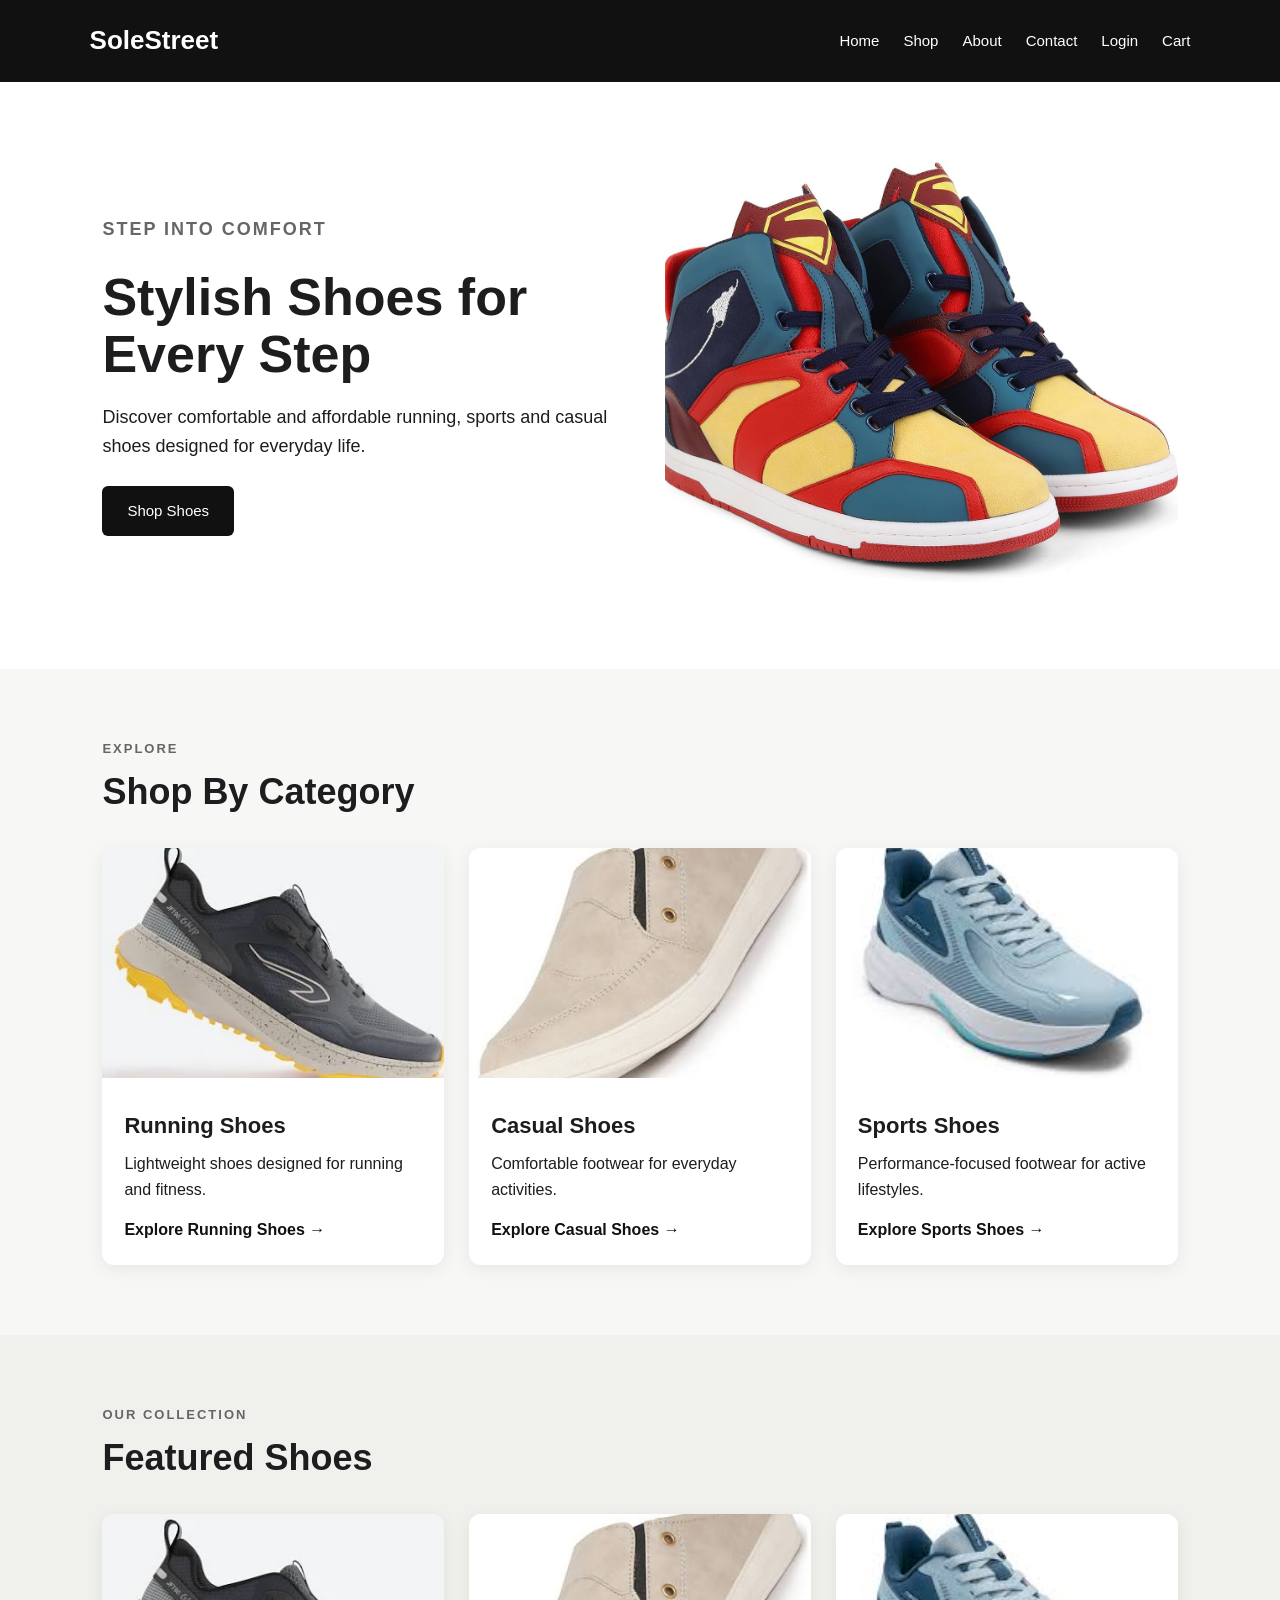
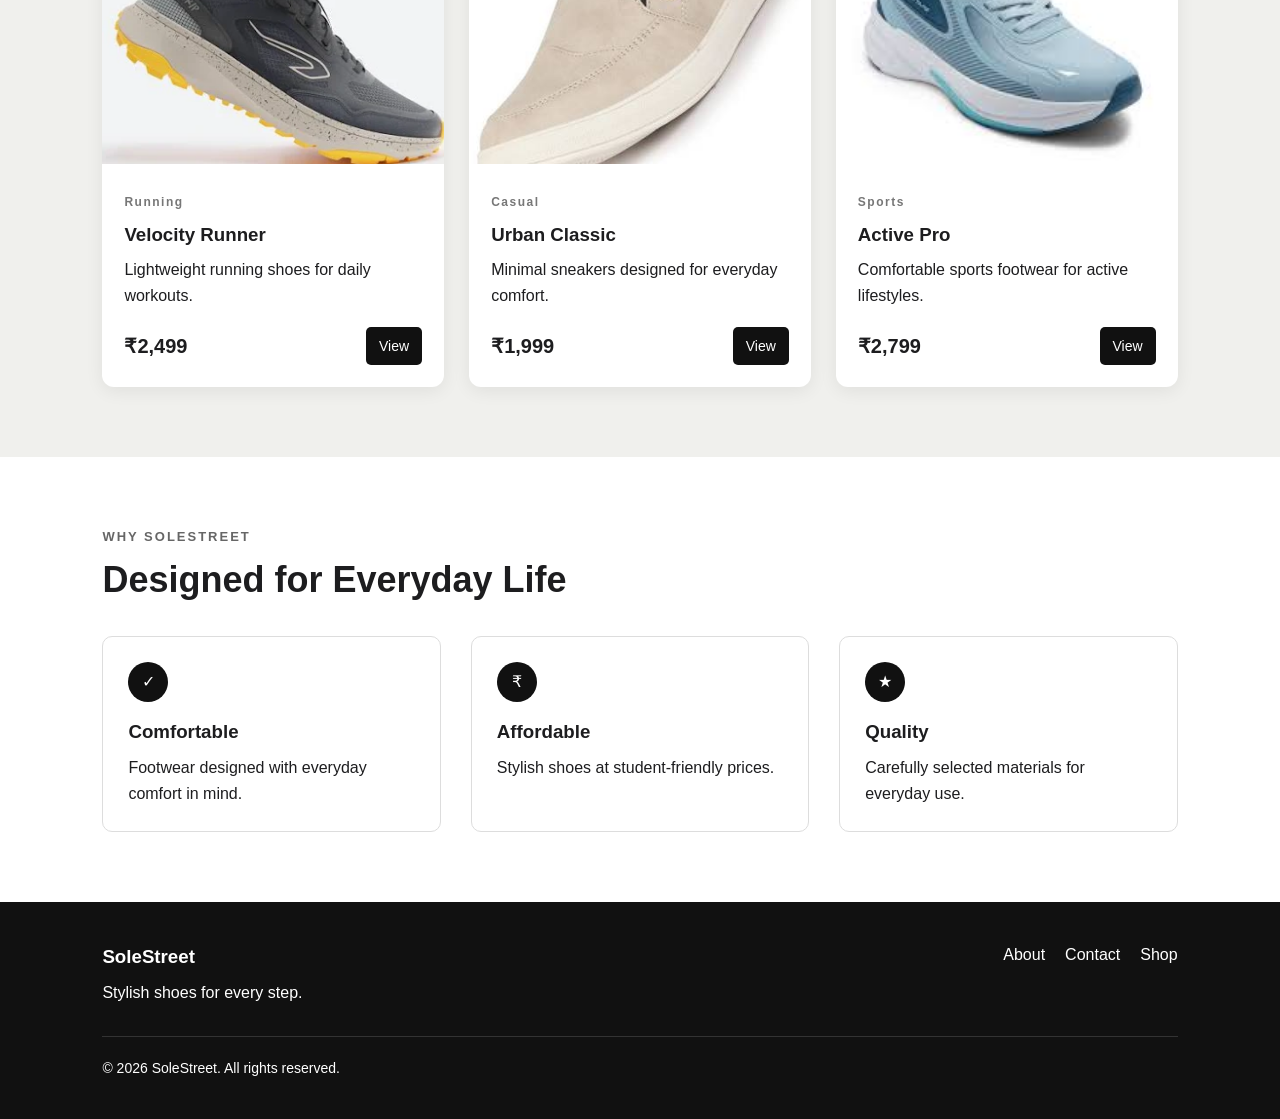
<file: index.html>
<!DOCTYPE html>
<html lang="en">

<head>
   <script async src="https://www.googletagmanager.com/gtm.js?id=GTM-MVBXBMF3"></script>
<script>
  window.dataLayer = window.dataLayer || [];
  function gtag(){dataLayer.push(arguments);}
  gtag('js', new Date());
</script>
    <meta charset="UTF-8">

    <meta name="viewport"
          content="width=device-width, initial-scale=1.0">

    <title>SoleStreet | Stylish Shoes for Every Step</title>

    <meta name="description"
          content="Shop stylish running, sports and casual shoes at SoleStreet. Discover comfortable and affordable footwear for everyday life.">

    <meta name="keywords"
          content="shoes, running shoes, sports shoes, casual shoes, footwear">

    <meta name="author"
          content="SoleStreet">

          <meta name="google-site-verification" content="CraIv4YPlFDB2RGsEFDf264f9nzZUPpFnTrPjMYT64U" />

    <meta name="robots"
          content="index, follow">

    <link rel="canonical"
          href="https://solestreet.onrender.com/">

    <!-- Open Graph -->

    <meta property="og:title"
          content="SoleStreet | Stylish Shoes for Every Step">

    <meta property="og:description"
          content="Discover comfortable running, sports and casual shoes at SoleStreet.">

    <meta property="og:type"
          content="website">

    <meta property="og:url"
          content="https://solestreet.onrender.com/">

    <link rel="stylesheet"
          href="css/style.css">

</head>


<body>

<!-- ================= HEADER ================= -->

<header class="header">

    <div class="logo">

        <a href="index.html">
            SoleStreet
        </a>

    </div>


    <nav aria-label="Main navigation">

        <a href="index.html">Home</a>

        <a href="products.html">Shop</a>

        <a href="about.html">About</a>

        <a href="contact.html">Contact</a>

        <a href="login.html">Login</a>

        <a href="cart.html">Cart</a>

    </nav>

</header>


<!-- ================= MAIN ================= -->

<main>


<!-- HERO -->

<section class="hero">

    <div class="hero-content">

        <p class="eyebrow">
            STEP INTO COMFORT
        </p>

        <h1>
            Stylish Shoes for Every Step
        </h1>

        <p>
            Discover comfortable and affordable
            running, sports and casual shoes
            designed for everyday life.
        </p>

        <a href="products.html"
           class="btn">

            Shop Shoes

        </a>

    </div>


    <div class="hero-image">

        <img src="images/hero-shoes.jpg"
             alt="Collection of stylish shoes at SoleStreet">

    </div>

</section>



<!-- CATEGORIES -->

<section class="section">

    <div class="section-heading">

        <p class="eyebrow">
            EXPLORE
        </p>

        <h2>
            Shop By Category
        </h2>

    </div>


    <div class="category-grid">


        <article class="category-card">

            <img src="images/running-shoes.jpg"
                 alt="Black running shoes for fitness and daily running">

            <div class="card-content">

                <h3>
                    Running Shoes
                </h3>

                <p>
                    Lightweight shoes designed
                    for running and fitness.
                </p>

                <a href="products.html">
                    Explore Running Shoes →
                </a>

            </div>

        </article>



        <article class="category-card">

            <img src="images/casual-shoes.jpg"
                 alt="White casual sneakers for everyday wear">

            <div class="card-content">

                <h3>
                    Casual Shoes
                </h3>

                <p>
                    Comfortable footwear for
                    everyday activities.
                </p>

                <a href="products.html">
                    Explore Casual Shoes →
                </a>

            </div>

        </article>



        <article class="category-card">

            <img src="images/sports-shoes.jpg"
                 alt="Blue sports shoes for training and exercise">

            <div class="card-content">

                <h3>
                    Sports Shoes
                </h3>

                <p>
                    Performance-focused footwear
                    for active lifestyles.
                </p>

                <a href="products.html">
                    Explore Sports Shoes →
                </a>

            </div>

        </article>

    </div>

</section>



<!-- FEATURED PRODUCTS -->

<section class="section featured-section">

    <div class="section-heading">

        <p class="eyebrow">
            OUR COLLECTION
        </p>

        <h2>
            Featured Shoes
        </h2>

    </div>


    <div class="product-grid">


        <article class="product-card">

            <img src="images/running-shoes.jpg"
                 alt="Black Velocity Runner running shoes">

            <div class="product-info">

                <p class="product-category">
                    Running
                </p>

                <h3>
                    Velocity Runner
                </h3>

                <p>
                    Lightweight running shoes
                    for daily workouts.
                </p>

                <div class="product-bottom">

                    <strong>
                        ₹2,499
                    </strong>

                    <a href="product-running.html"
                       class="btn-small">

                        View

                    </a>

                </div>

            </div>

        </article>



        <article class="product-card">

            <img src="images/casual-shoes.jpg"
                 alt="White Urban Classic casual sneakers">

            <div class="product-info">

                <p class="product-category">
                    Casual
                </p>

                <h3>
                    Urban Classic
                </h3>

                <p>
                    Minimal sneakers designed
                    for everyday comfort.
                </p>

                <div class="product-bottom">

                    <strong>
                        ₹1,999
                    </strong>

                    <a href="product-casual.html"
                       class="btn-small">

                        View

                    </a>

                </div>

            </div>

        </article>



        <article class="product-card">

            <img src="images/sports-shoes.jpg"
                 alt="Blue Active Pro sports shoes">

            <div class="product-info">

                <p class="product-category">
                    Sports
                </p>

                <h3>
                    Active Pro
                </h3>

                <p>
                    Comfortable sports footwear
                    for active lifestyles.
                </p>

                <div class="product-bottom">

                    <strong>
                        ₹2,799
                    </strong>

                    <a href="product-sports.html"
                       class="btn-small">

                        View

                    </a>

                </div>

            </div>

        </article>

    </div>

</section>



<!-- WHY US -->

<section class="section why-us">

    <div class="section-heading">

        <p class="eyebrow">
            WHY SOLESTREET
        </p>

        <h2>
            Designed for Everyday Life
        </h2>

    </div>


    <div class="features">


        <div class="feature">

            <span class="feature-icon">
                ✓
            </span>

            <h3>
                Comfortable
            </h3>

            <p>
                Footwear designed with
                everyday comfort in mind.
            </p>

        </div>



        <div class="feature">

            <span class="feature-icon">
                ₹
            </span>

            <h3>
                Affordable
            </h3>

            <p>
                Stylish shoes at
                student-friendly prices.
            </p>

        </div>



        <div class="feature">

            <span class="feature-icon">
                ★
            </span>

            <h3>
                Quality
            </h3>

            <p>
                Carefully selected materials
                for everyday use.
            </p>

        </div>

    </div>

</section>

</main>



<!-- ================= FOOTER ================= -->

<footer>

    <div class="footer-content">

        <div>

            <h3>
                SoleStreet
            </h3>

            <p>
                Stylish shoes for every step.
            </p>

        </div>


        <div class="footer-links">

            <a href="about.html">
                About
            </a>

            <a href="contact.html">
                Contact
            </a>

            <a href="products.html">
                Shop
            </a>

        </div>

    </div>


    <div class="copyright">

        <p>
            © 2026 SoleStreet. All rights reserved.
        </p>

    </div>

</footer>


<script src="js/script.js"></script>

</body>

</html>
</file>
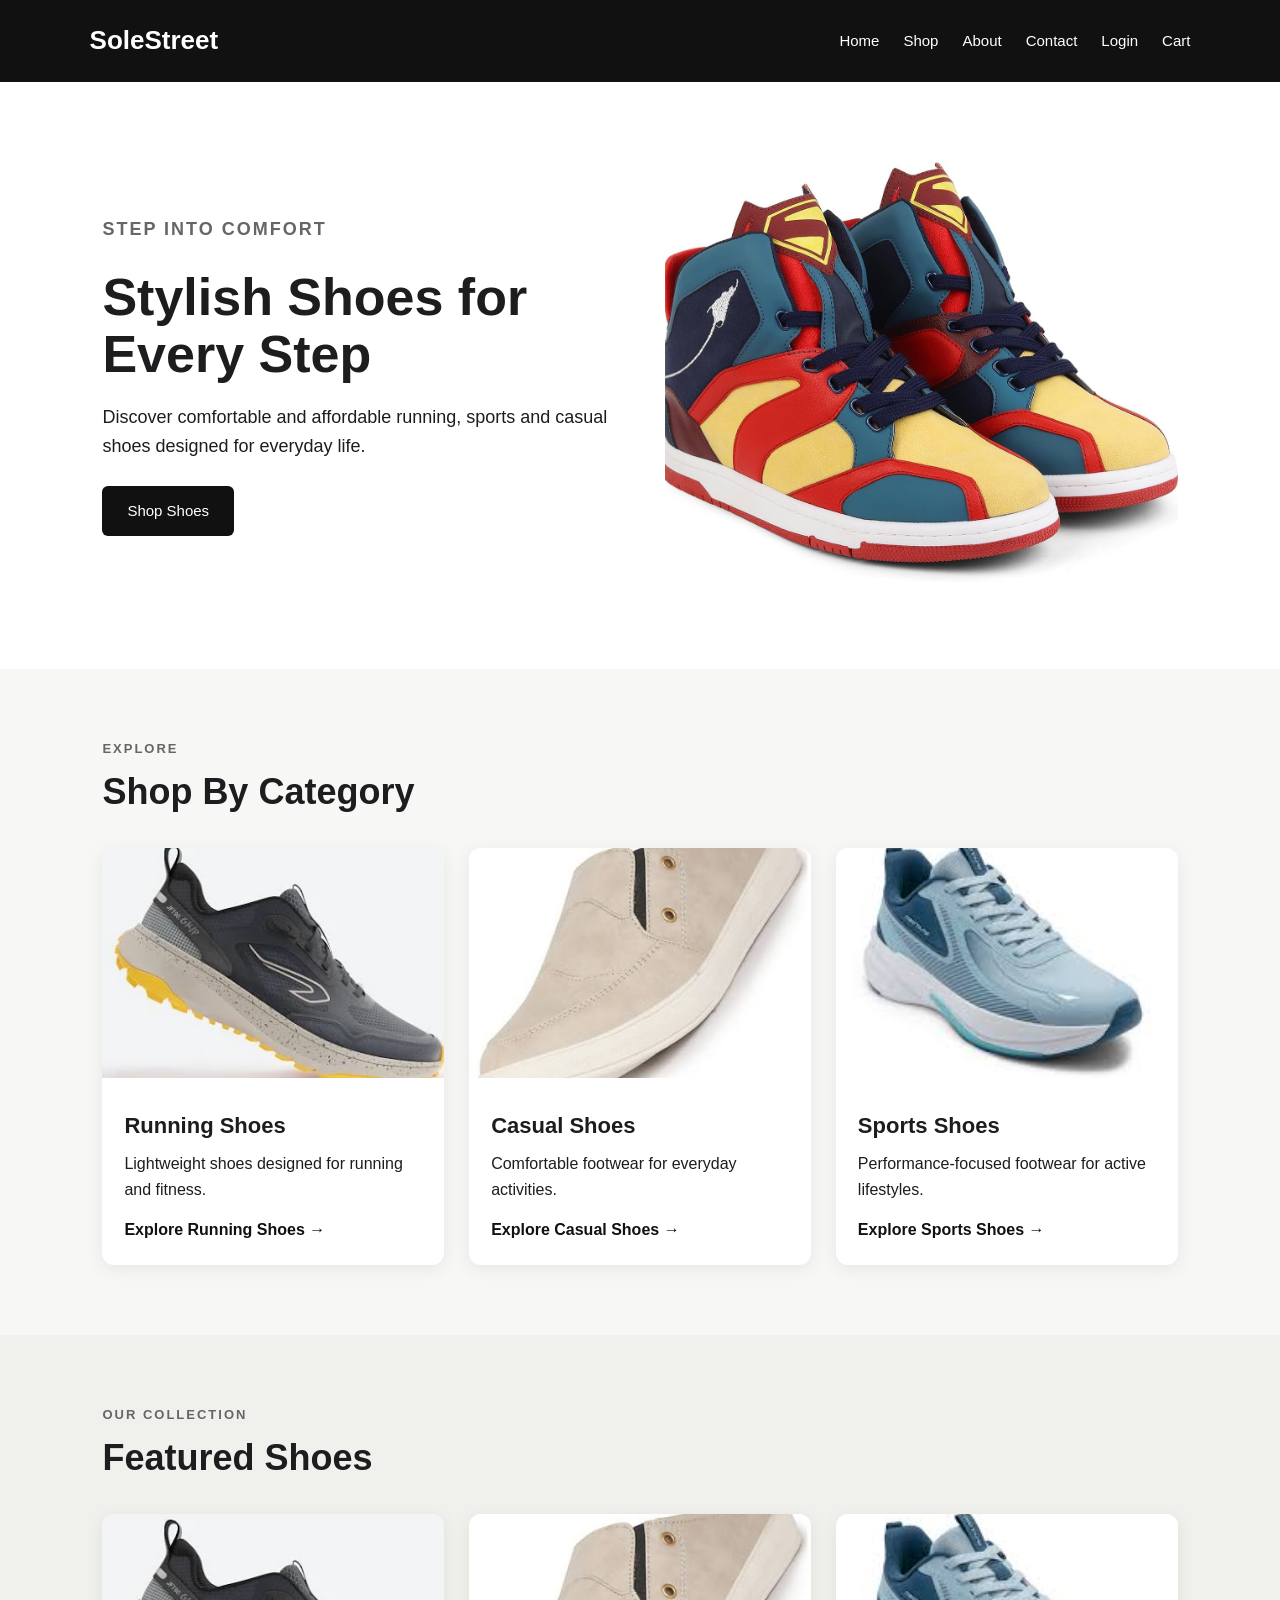
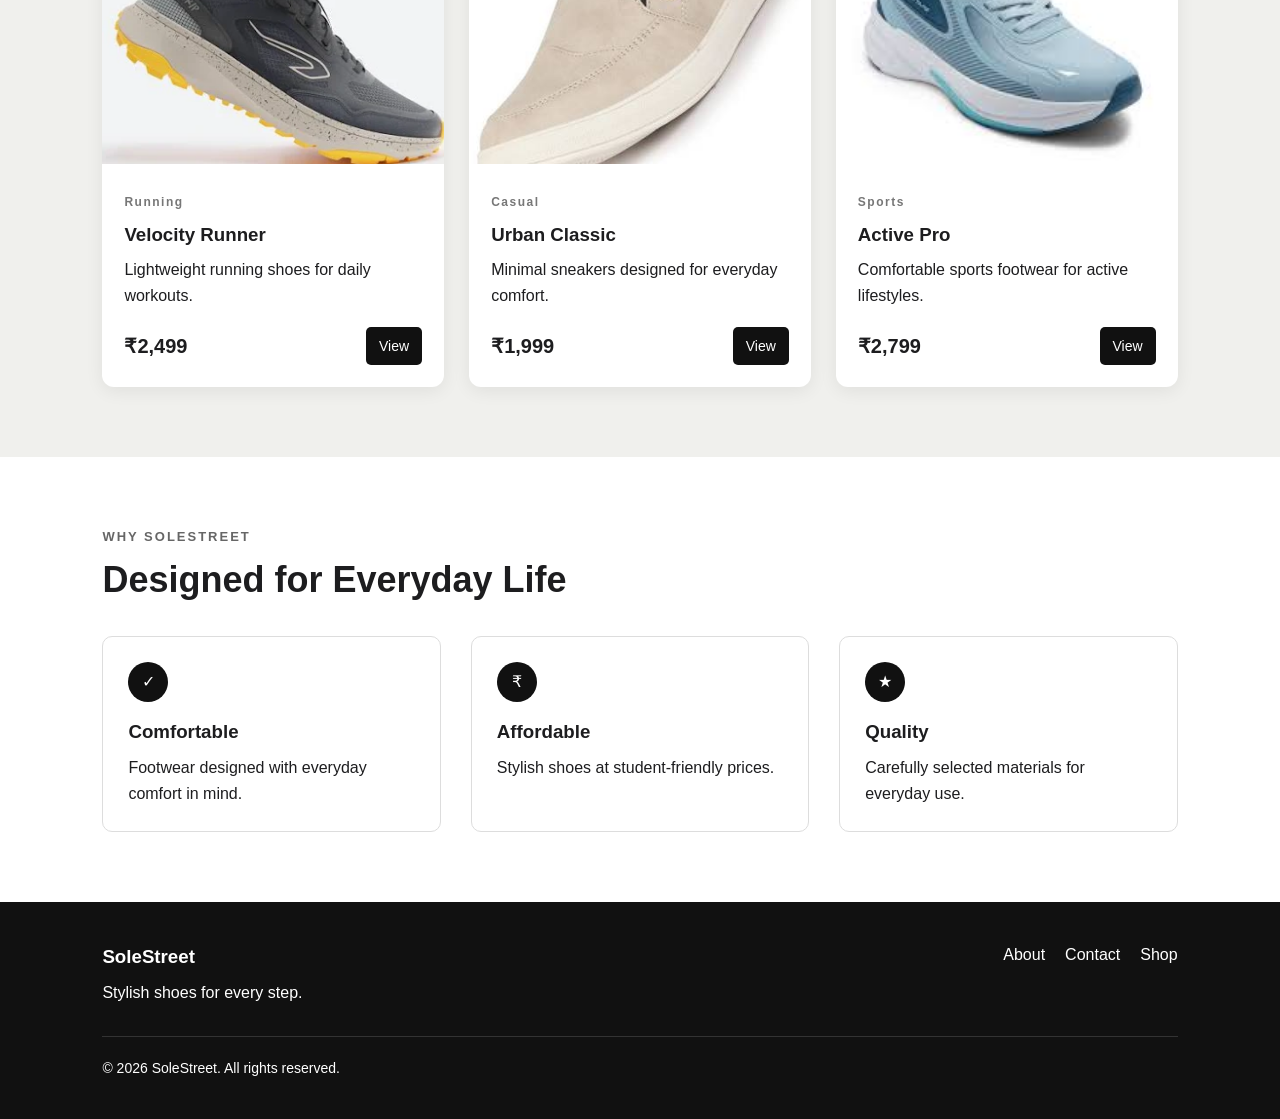
<file: Solestreet/index.html>
<!DOCTYPE html>
<html lang="en">

<head>
   
    <meta charset="UTF-8">

    <meta name="viewport"
          content="width=device-width, initial-scale=1.0">

    <title>SoleStreet | Stylish Shoes for Every Step</title>

    <meta name="description"
          content="Shop stylish running, sports and casual shoes at SoleStreet. Discover comfortable and affordable footwear for everyday life.">

    <meta name="keywords"
          content="shoes, running shoes, sports shoes, casual shoes, footwear">

    <meta name="author"
          content="SoleStreet">

          <meta name="google-site-verification" content="CraIv4YPlFDB2RGsEFDf264f9nzZUPpFnTrPjMYT64U" />

    <meta name="robots"
          content="index, follow">

    <link rel="canonical"
          href="https://solestreet.onrender.com/">

    <!-- Open Graph -->

    <meta property="og:title"
          content="SoleStreet | Stylish Shoes for Every Step">

    <meta property="og:description"
          content="Discover comfortable running, sports and casual shoes at SoleStreet.">

    <meta property="og:type"
          content="website">

    <meta property="og:url"
          content="https://solestreet.onrender.com/">

    <link rel="stylesheet"
          href="css/style.css">

</head>


<body>

<!-- ================= HEADER ================= -->

<header class="header">

    <div class="logo">

        <a href="index.html">
            SoleStreet
        </a>

    </div>


    <nav aria-label="Main navigation">

        <a href="index.html">Home</a>

        <a href="products.html">Shop</a>

        <a href="about.html">About</a>

        <a href="contact.html">Contact</a>

        <a href="login.html">Login</a>

        <a href="cart.html">Cart</a>

    </nav>

</header>


<!-- ================= MAIN ================= -->

<main>


<!-- HERO -->

<section class="hero">

    <div class="hero-content">

        <p class="eyebrow">
            STEP INTO COMFORT
        </p>

        <h1>
            Stylish Shoes for Every Step
        </h1>

        <p>
            Discover comfortable and affordable
            running, sports and casual shoes
            designed for everyday life.
        </p>

        <a href="products.html"
           class="btn">

            Shop Shoes

        </a>

    </div>


    <div class="hero-image">

        <img src="images/hero-shoes.jpg"
             alt="Collection of stylish shoes at SoleStreet">

    </div>

</section>



<!-- CATEGORIES -->

<section class="section">

    <div class="section-heading">

        <p class="eyebrow">
            EXPLORE
        </p>

        <h2>
            Shop By Category
        </h2>

    </div>


    <div class="category-grid">


        <article class="category-card">

            <img src="images/running-shoes.jpg"
                 alt="Black running shoes for fitness and daily running">

            <div class="card-content">

                <h3>
                    Running Shoes
                </h3>

                <p>
                    Lightweight shoes designed
                    for running and fitness.
                </p>

                <a href="products.html">
                    Explore Running Shoes →
                </a>

            </div>

        </article>



        <article class="category-card">

            <img src="images/casual-shoes.jpg"
                 alt="White casual sneakers for everyday wear">

            <div class="card-content">

                <h3>
                    Casual Shoes
                </h3>

                <p>
                    Comfortable footwear for
                    everyday activities.
                </p>

                <a href="products.html">
                    Explore Casual Shoes →
                </a>

            </div>

        </article>



        <article class="category-card">

            <img src="images/sports-shoes.jpg"
                 alt="Blue sports shoes for training and exercise">

            <div class="card-content">

                <h3>
                    Sports Shoes
                </h3>

                <p>
                    Performance-focused footwear
                    for active lifestyles.
                </p>

                <a href="products.html">
                    Explore Sports Shoes →
                </a>

            </div>

        </article>

    </div>

</section>



<!-- FEATURED PRODUCTS -->

<section class="section featured-section">

    <div class="section-heading">

        <p class="eyebrow">
            OUR COLLECTION
        </p>

        <h2>
            Featured Shoes
        </h2>

    </div>


    <div class="product-grid">


        <article class="product-card">

            <img src="images/running-shoes.jpg"
                 alt="Black Velocity Runner running shoes">

            <div class="product-info">

                <p class="product-category">
                    Running
                </p>

                <h3>
                    Velocity Runner
                </h3>

                <p>
                    Lightweight running shoes
                    for daily workouts.
                </p>

                <div class="product-bottom">

                    <strong>
                        ₹2,499
                    </strong>

                    <a href="product-running.html"
                       class="btn-small">

                        View

                    </a>

                </div>

            </div>

        </article>



        <article class="product-card">

            <img src="images/casual-shoes.jpg"
                 alt="White Urban Classic casual sneakers">

            <div class="product-info">

                <p class="product-category">
                    Casual
                </p>

                <h3>
                    Urban Classic
                </h3>

                <p>
                    Minimal sneakers designed
                    for everyday comfort.
                </p>

                <div class="product-bottom">

                    <strong>
                        ₹1,999
                    </strong>

                    <a href="product-casual.html"
                       class="btn-small">

                        View

                    </a>

                </div>

            </div>

        </article>



        <article class="product-card">

            <img src="images/sports-shoes.jpg"
                 alt="Blue Active Pro sports shoes">

            <div class="product-info">

                <p class="product-category">
                    Sports
                </p>

                <h3>
                    Active Pro
                </h3>

                <p>
                    Comfortable sports footwear
                    for active lifestyles.
                </p>

                <div class="product-bottom">

                    <strong>
                        ₹2,799
                    </strong>

                    <a href="product-sports.html"
                       class="btn-small">

                        View

                    </a>

                </div>

            </div>

        </article>

    </div>

</section>



<!-- WHY US -->

<section class="section why-us">

    <div class="section-heading">

        <p class="eyebrow">
            WHY SOLESTREET
        </p>

        <h2>
            Designed for Everyday Life
        </h2>

    </div>


    <div class="features">


        <div class="feature">

            <span class="feature-icon">
                ✓
            </span>

            <h3>
                Comfortable
            </h3>

            <p>
                Footwear designed with
                everyday comfort in mind.
            </p>

        </div>



        <div class="feature">

            <span class="feature-icon">
                ₹
            </span>

            <h3>
                Affordable
            </h3>

            <p>
                Stylish shoes at
                student-friendly prices.
            </p>

        </div>



        <div class="feature">

            <span class="feature-icon">
                ★
            </span>

            <h3>
                Quality
            </h3>

            <p>
                Carefully selected materials
                for everyday use.
            </p>

        </div>

    </div>

</section>

</main>



<!-- ================= FOOTER ================= -->

<footer>

    <div class="footer-content">

        <div>

            <h3>
                SoleStreet
            </h3>

            <p>
                Stylish shoes for every step.
            </p>

        </div>


        <div class="footer-links">

            <a href="about.html">
                About
            </a>

            <a href="contact.html">
                Contact
            </a>

            <a href="products.html">
                Shop
            </a>

        </div>

    </div>


    <div class="copyright">

        <p>
            © 2026 SoleStreet. All rights reserved.
        </p>

    </div>

</footer>


<script src="js/script.js"></script>

</body>

</html>
</file>
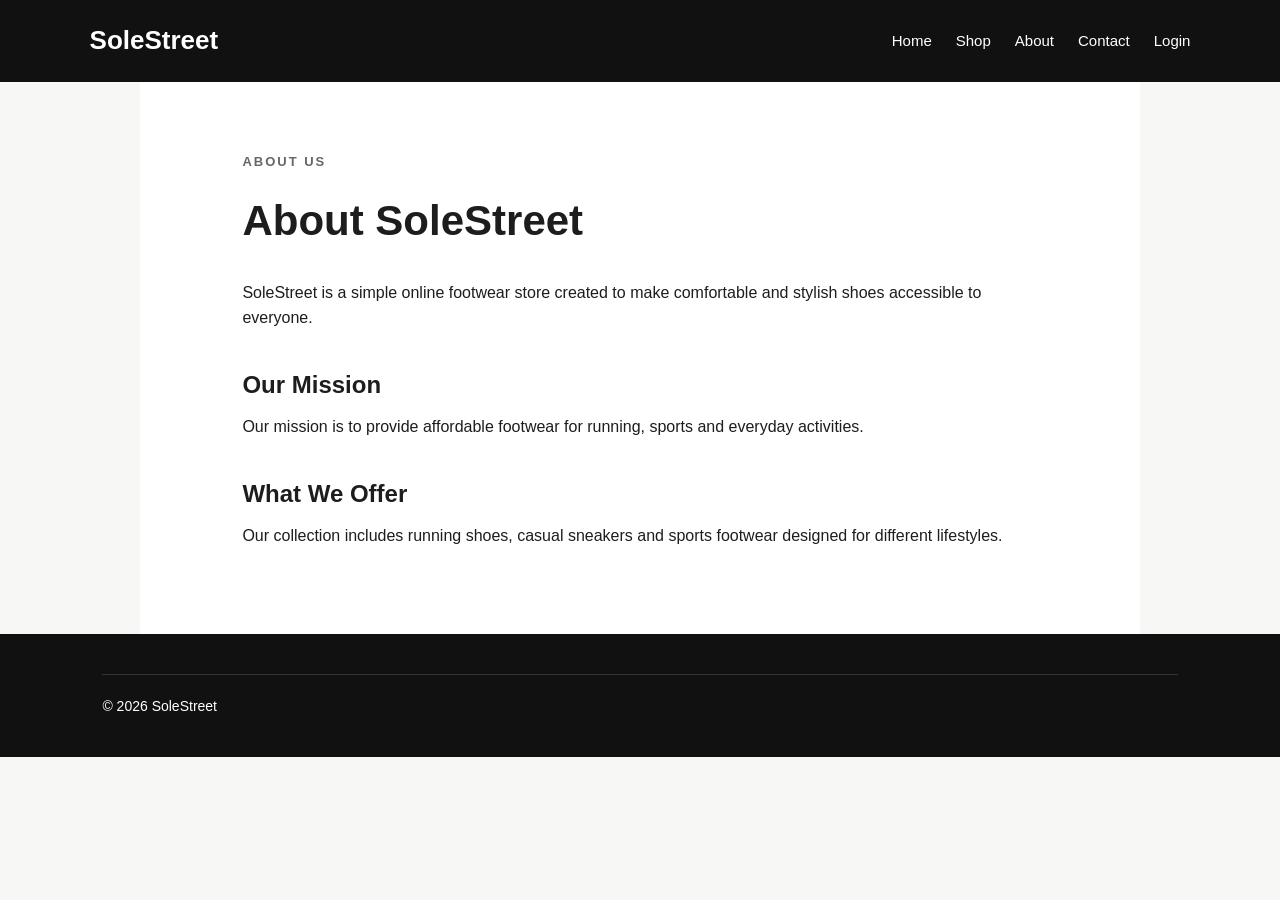
<file: about.html>
<!DOCTYPE html>
<html lang="en">

<head>
 <script async src="https://www.googletagmanager.com/gtm.js?id=GTM-MVBXBMF3"></script>
<script>
  window.dataLayer = window.dataLayer || [];
  function gtag(){dataLayer.push(arguments);}
  gtag('js', new Date());
</script>
    <meta charset="UTF-8">

    <meta name="viewport"
          content="width=device-width, initial-scale=1.0">

    <title>About SoleStreet | Our Shoe Store</title>

    <meta name="description"
          content="Learn about SoleStreet, an online shoe store focused on comfortable, stylish and affordable footwear.">

    <meta name="robots"
          content="index, follow">

    <link rel="canonical"
          href="https://solestreet.onrender.com/about.html">

    <link rel="stylesheet"
          href="css/style.css">

</head>


<body>

<header class="header">

    <div class="logo">

        <a href="index.html">
            SoleStreet
        </a>

    </div>

    <nav>

        <a href="index.html">Home</a>

        <a href="products.html">Shop</a>

        <a href="about.html">About</a>

        <a href="contact.html">Contact</a>

        <a href="login.html">Login</a>

    </nav>

</header>


<main>

<section class="section text-page">

    <p class="eyebrow">
        ABOUT US
    </p>

    <h1>
        About SoleStreet
    </h1>

    <p>
        SoleStreet is a simple online footwear
        store created to make comfortable and
        stylish shoes accessible to everyone.
    </p>

    <h2>
        Our Mission
    </h2>

    <p>
        Our mission is to provide affordable
        footwear for running, sports and
        everyday activities.
    </p>

    <h2>
        What We Offer
    </h2>

    <p>
        Our collection includes running shoes,
        casual sneakers and sports footwear
        designed for different lifestyles.
    </p>

</section>

</main>


<footer>

    <div class="copyright">

        <p>
            © 2026 SoleStreet
        </p>

    </div>

</footer>

</body>

</html>
</file>
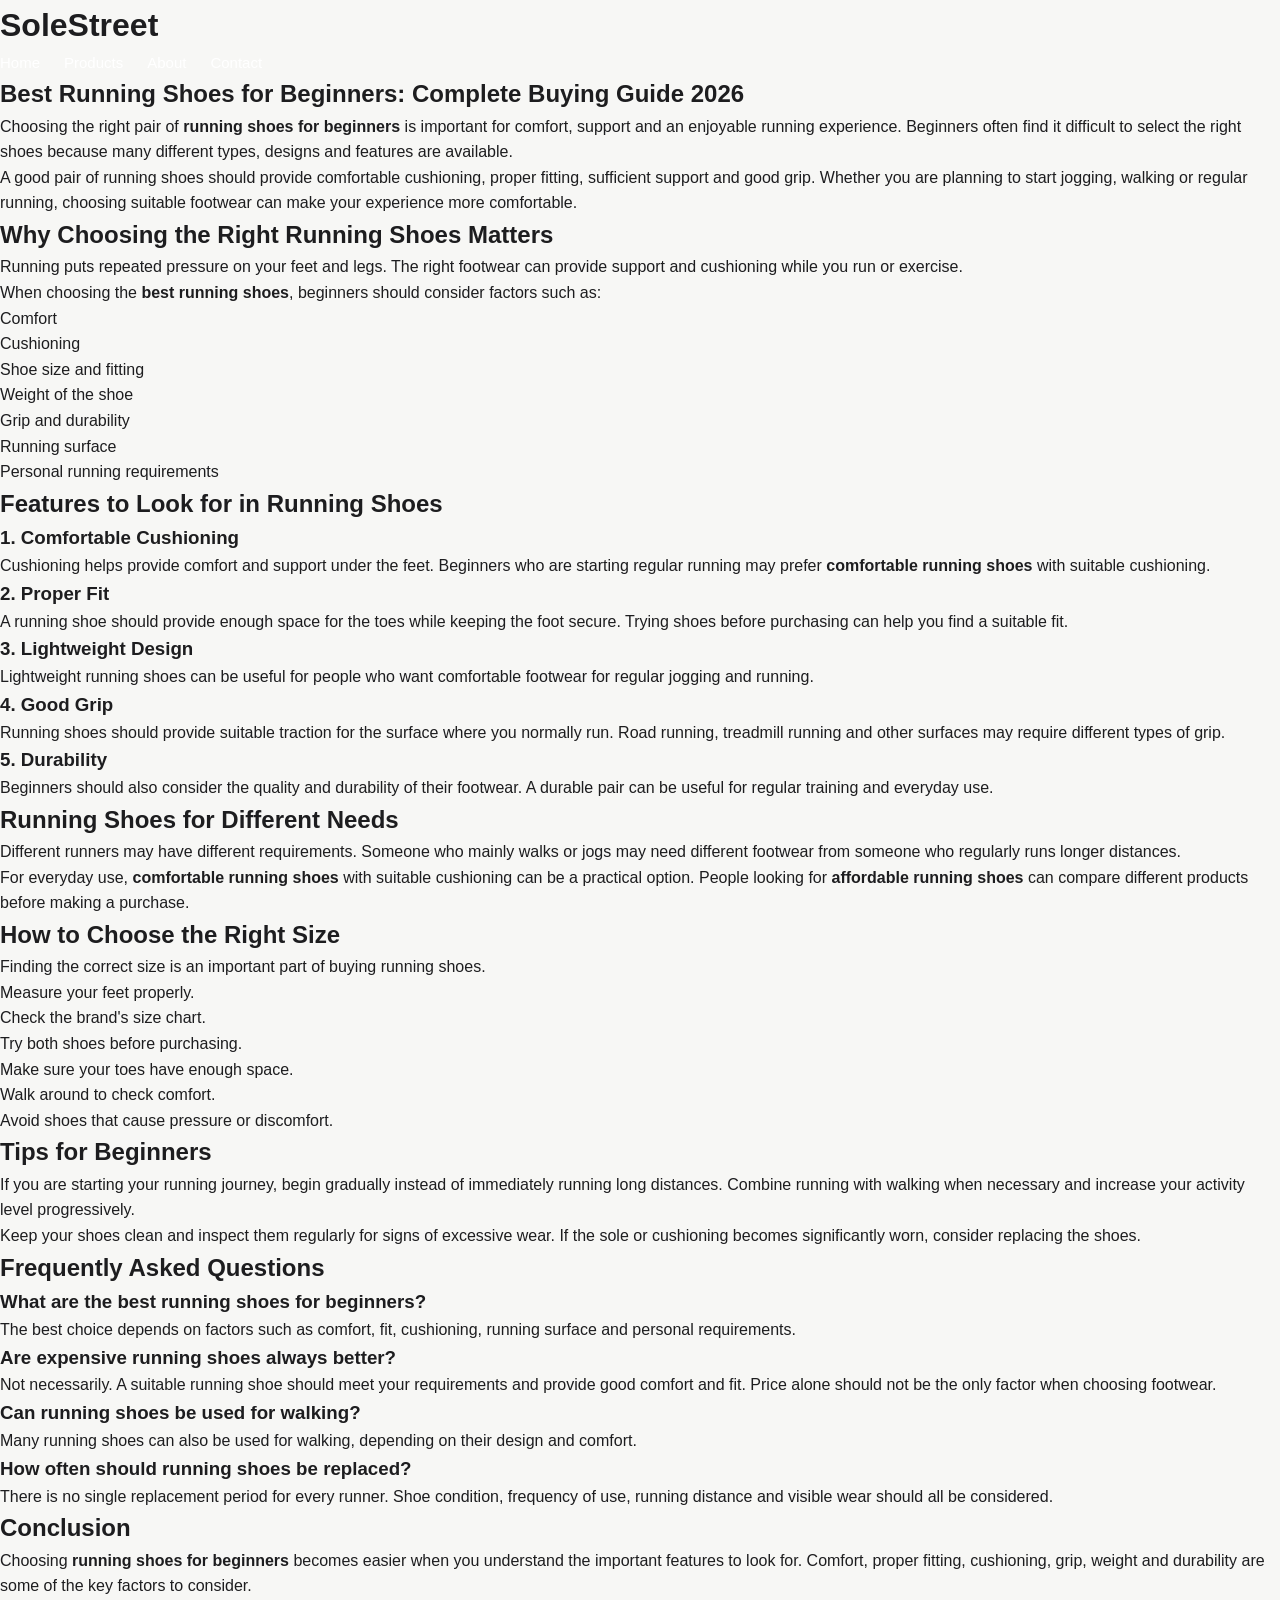
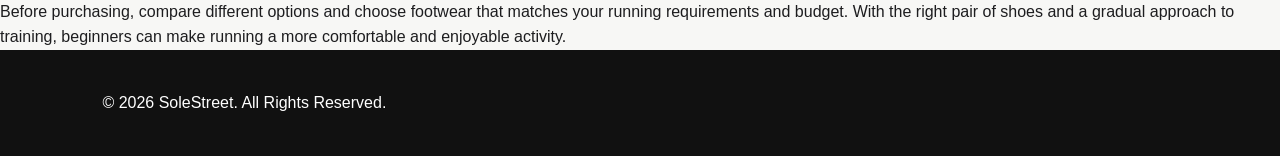
<file: blog-running-shoes.html>
<!DOCTYPE html>
<html lang="en">
<head>
    <meta charset="UTF-8">

    <meta name="viewport" content="width=device-width, initial-scale=1.0">

    <title>Best Running Shoes for Beginners: Complete Buying Guide 2026</title>

    <meta name="description"
        content="Discover the best running shoes for beginners and learn how to choose comfortable, supportive and affordable running shoes for everyday use.">

    <meta name="keywords"
        content="running shoes for beginners, best running shoes, comfortable running shoes, affordable running shoes, shoes for running beginners">

    <meta name="robots" content="index, follow">

    <link rel="canonical"
        href="https://programmer-co-debug.github.io/Solestreet/blog-running-shoes.html">

    <link rel="stylesheet" href="css/style.css">
</head>

<body>

    <!-- Header -->
    <header>
        <h1>SoleStreet</h1>

        <nav>
            <a href="index.html">Home</a>
            <a href="products.html">Products</a>
            <a href="about.html">About</a>
            <a href="contact.html">Contact</a>
        </nav>
    </header>


    <!-- Blog -->
    <main>

        <article>

            <h1>Best Running Shoes for Beginners: Complete Buying Guide 2026</h1>

            <p>
                Choosing the right pair of
                <strong>running shoes for beginners</strong>
                is important for comfort, support and an enjoyable running
                experience. Beginners often find it difficult to select the
                right shoes because many different types, designs and features
                are available.
            </p>

            <p>
                A good pair of running shoes should provide comfortable
                cushioning, proper fitting, sufficient support and good grip.
                Whether you are planning to start jogging, walking or regular
                running, choosing suitable footwear can make your experience
                more comfortable.
            </p>


            <h2>Why Choosing the Right Running Shoes Matters</h2>

            <p>
                Running puts repeated pressure on your feet and legs.
                The right footwear can provide support and cushioning while
                you run or exercise.
            </p>

            <p>
                When choosing the <strong>best running shoes</strong>,
                beginners should consider factors such as:
            </p>

            <ul>
                <li>Comfort</li>
                <li>Cushioning</li>
                <li>Shoe size and fitting</li>
                <li>Weight of the shoe</li>
                <li>Grip and durability</li>
                <li>Running surface</li>
                <li>Personal running requirements</li>
            </ul>


            <h2>Features to Look for in Running Shoes</h2>

            <h3>1. Comfortable Cushioning</h3>

            <p>
                Cushioning helps provide comfort and support under the feet.
                Beginners who are starting regular running may prefer
                <strong>comfortable running shoes</strong> with suitable
                cushioning.
            </p>


            <h3>2. Proper Fit</h3>

            <p>
                A running shoe should provide enough space for the toes while
                keeping the foot secure. Trying shoes before purchasing can
                help you find a suitable fit.
            </p>


            <h3>3. Lightweight Design</h3>

            <p>
                Lightweight running shoes can be useful for people who want
                comfortable footwear for regular jogging and running.
            </p>


            <h3>4. Good Grip</h3>

            <p>
                Running shoes should provide suitable traction for the surface
                where you normally run. Road running, treadmill running and
                other surfaces may require different types of grip.
            </p>


            <h3>5. Durability</h3>

            <p>
                Beginners should also consider the quality and durability of
                their footwear. A durable pair can be useful for regular
                training and everyday use.
            </p>


            <h2>Running Shoes for Different Needs</h2>

            <p>
                Different runners may have different requirements. Someone
                who mainly walks or jogs may need different footwear from
                someone who regularly runs longer distances.
            </p>

            <p>
                For everyday use, <strong>comfortable running shoes</strong>
                with suitable cushioning can be a practical option.
                People looking for <strong>affordable running shoes</strong>
                can compare different products before making a purchase.
            </p>


            <h2>How to Choose the Right Size</h2>

            <p>
                Finding the correct size is an important part of buying
                running shoes.
            </p>

            <ol>
                <li>Measure your feet properly.</li>
                <li>Check the brand's size chart.</li>
                <li>Try both shoes before purchasing.</li>
                <li>Make sure your toes have enough space.</li>
                <li>Walk around to check comfort.</li>
                <li>Avoid shoes that cause pressure or discomfort.</li>
            </ol>


            <h2>Tips for Beginners</h2>

            <p>
                If you are starting your running journey, begin gradually
                instead of immediately running long distances. Combine
                running with walking when necessary and increase your
                activity level progressively.
            </p>

            <p>
                Keep your shoes clean and inspect them regularly for signs
                of excessive wear. If the sole or cushioning becomes
                significantly worn, consider replacing the shoes.
            </p>


            <h2>Frequently Asked Questions</h2>

            <h3>What are the best running shoes for beginners?</h3>

            <p>
                The best choice depends on factors such as comfort, fit,
                cushioning, running surface and personal requirements.
            </p>


            <h3>Are expensive running shoes always better?</h3>

            <p>
                Not necessarily. A suitable running shoe should meet your
                requirements and provide good comfort and fit. Price alone
                should not be the only factor when choosing footwear.
            </p>


            <h3>Can running shoes be used for walking?</h3>

            <p>
                Many running shoes can also be used for walking, depending
                on their design and comfort.
            </p>


            <h3>How often should running shoes be replaced?</h3>

            <p>
                There is no single replacement period for every runner.
                Shoe condition, frequency of use, running distance and
                visible wear should all be considered.
            </p>


            <h2>Conclusion</h2>

            <p>
                Choosing <strong>running shoes for beginners</strong>
                becomes easier when you understand the important features
                to look for. Comfort, proper fitting, cushioning, grip,
                weight and durability are some of the key factors to consider.
            </p>

            <p>
                Before purchasing, compare different options and choose
                footwear that matches your running requirements and budget.
                With the right pair of shoes and a gradual approach to
                training, beginners can make running a more comfortable
                and enjoyable activity.
            </p>

        </article>

    </main>


    <!-- Footer -->
    <footer>
        <p>&copy; 2026 SoleStreet. All Rights Reserved.</p>
    </footer>

</body>
</html>
</file>
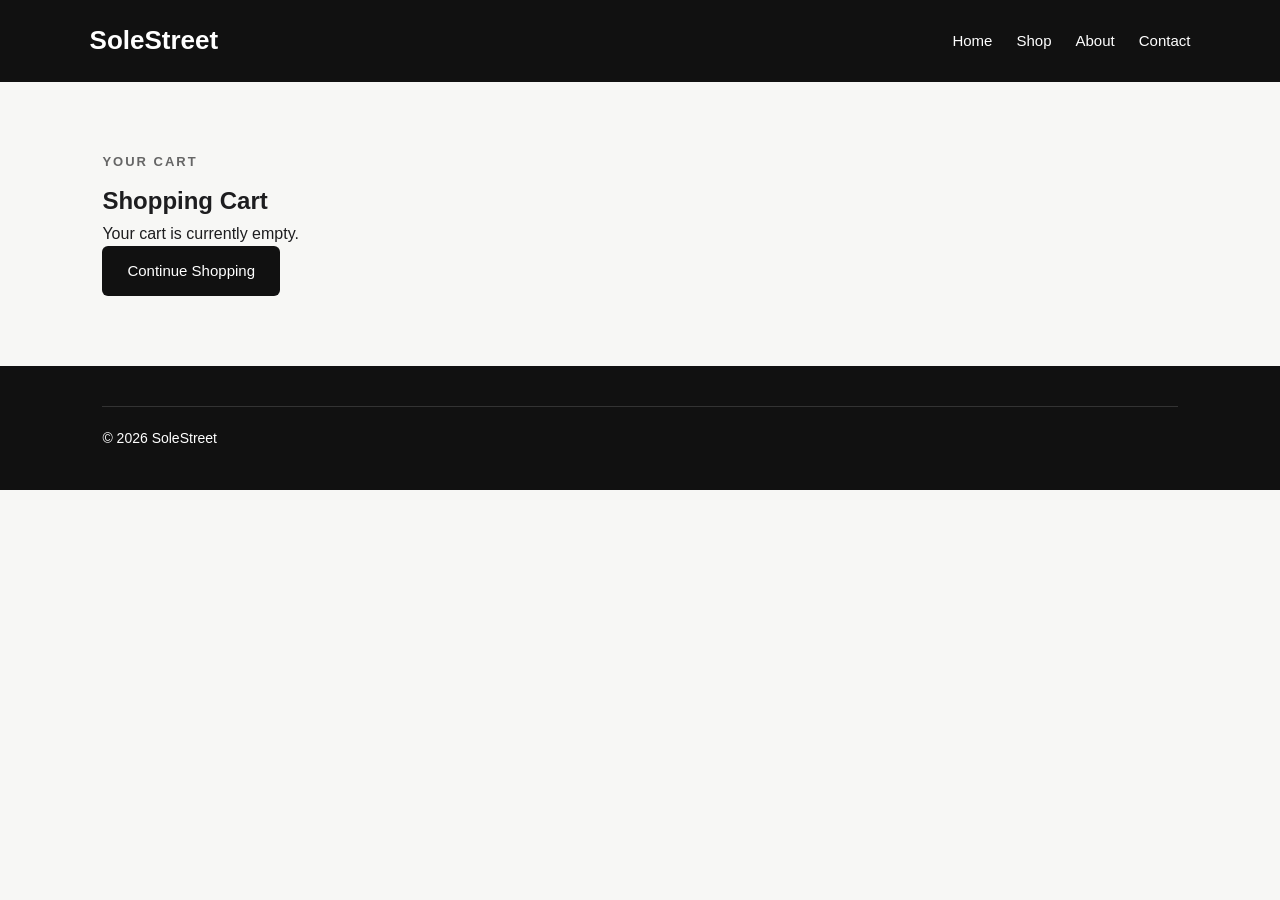
<file: cart.html>
<!DOCTYPE html>
<html lang="en">

<head>
 <script async src="https://www.googletagmanager.com/gtm.js?id=GTM-MVBXBMF3"></script>
<script>
  window.dataLayer = window.dataLayer || [];
  function gtag(){dataLayer.push(arguments);}
  gtag('js', new Date());
</script>
    <meta charset="UTF-8">

    <meta name="viewport"
          content="width=device-width, initial-scale=1.0">

    <title>Your Shopping Cart | SoleStreet</title>

    <meta name="description"
          content="Review the products in your SoleStreet shopping cart.">

    <meta name="robots"
          content="noindex, nofollow">

    <link rel="stylesheet"
          href="css/style.css">

</head>


<body>

<header class="header">

    <div class="logo">

        <a href="index.html">
            SoleStreet
        </a>

    </div>

    <nav>

        <a href="index.html">Home</a>

        <a href="products.html">Shop</a>

        <a href="about.html">About</a>

        <a href="contact.html">Contact</a>

    </nav>

</header>


<main>

<section class="section cart-page">

    <p class="eyebrow">
        YOUR CART
    </p>

    <h1>
        Shopping Cart
    </h1>

    <div id="cart-content">

        <p>
            Your cart is currently empty.
        </p>

        <a href="products.html"
           class="btn">

            Continue Shopping

        </a>

    </div>

</section>

</main>


<footer>

    <div class="copyright">

        <p>
            © 2026 SoleStreet
        </p>

    </div>

</footer>


</body>

</html>
</file>
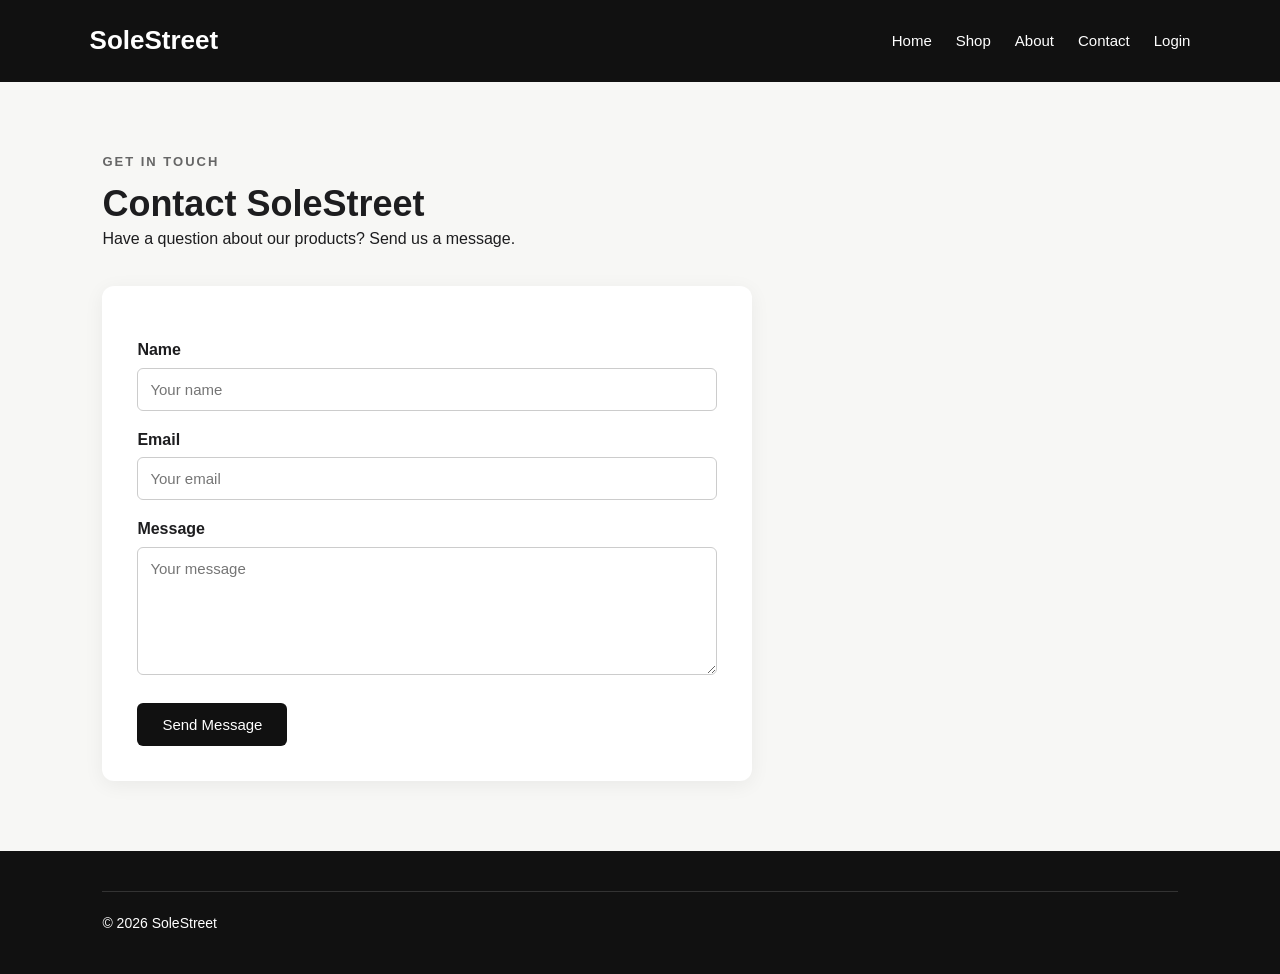
<file: contact.html>
<!DOCTYPE html>
<html lang="en">

<head>

    <meta charset="UTF-8">

    <meta name="viewport"
          content="width=device-width, initial-scale=1.0">

    <title>Contact SoleStreet | Customer Support</title>

    <meta name="description"
          content="Contact SoleStreet for questions about shoes, products and customer support.">

    <meta name="robots"
          content="index, follow">

    <link rel="canonical"
          href="https://solestreet.onrender.com/contact.html">

    <link rel="stylesheet"
          href="css/style.css">

</head>


<body>

<header class="header">

    <div class="logo">

        <a href="index.html">
            SoleStreet
        </a>

    </div>

    <nav>

        <a href="index.html">Home</a>

        <a href="products.html">Shop</a>

        <a href="about.html">About</a>

        <a href="contact.html">Contact</a>

        <a href="login.html">Login</a>

    </nav>

</header>


<main>

<section class="section contact-page">

    <div class="section-heading">

        <p class="eyebrow">
            GET IN TOUCH
        </p>

        <h1>
            Contact SoleStreet
        </h1>

        <p>
            Have a question about our products?
            Send us a message.
        </p>

    </div>


    <form
        class="contact-form"
        onsubmit="submitContact(event)">

        <label for="name">
            Name
        </label>

        <input
            type="text"
            id="name"
            required
            placeholder="Your name">


        <label for="email">
            Email
        </label>

        <input
            type="email"
            id="email"
            required
            placeholder="Your email">


        <label for="message">
            Message
        </label>

        <textarea
            id="message"
            rows="6"
            required
            placeholder="Your message"></textarea>


        <button
            type="submit"
            class="btn">

            Send Message

        </button>

    </form>

</section>

</main>


<footer>

    <div class="copyright">

        <p>
            © 2026 SoleStreet
        </p>

    </div>

</footer>


<script src="js/script.js"></script>

</body>

</html>
</file>
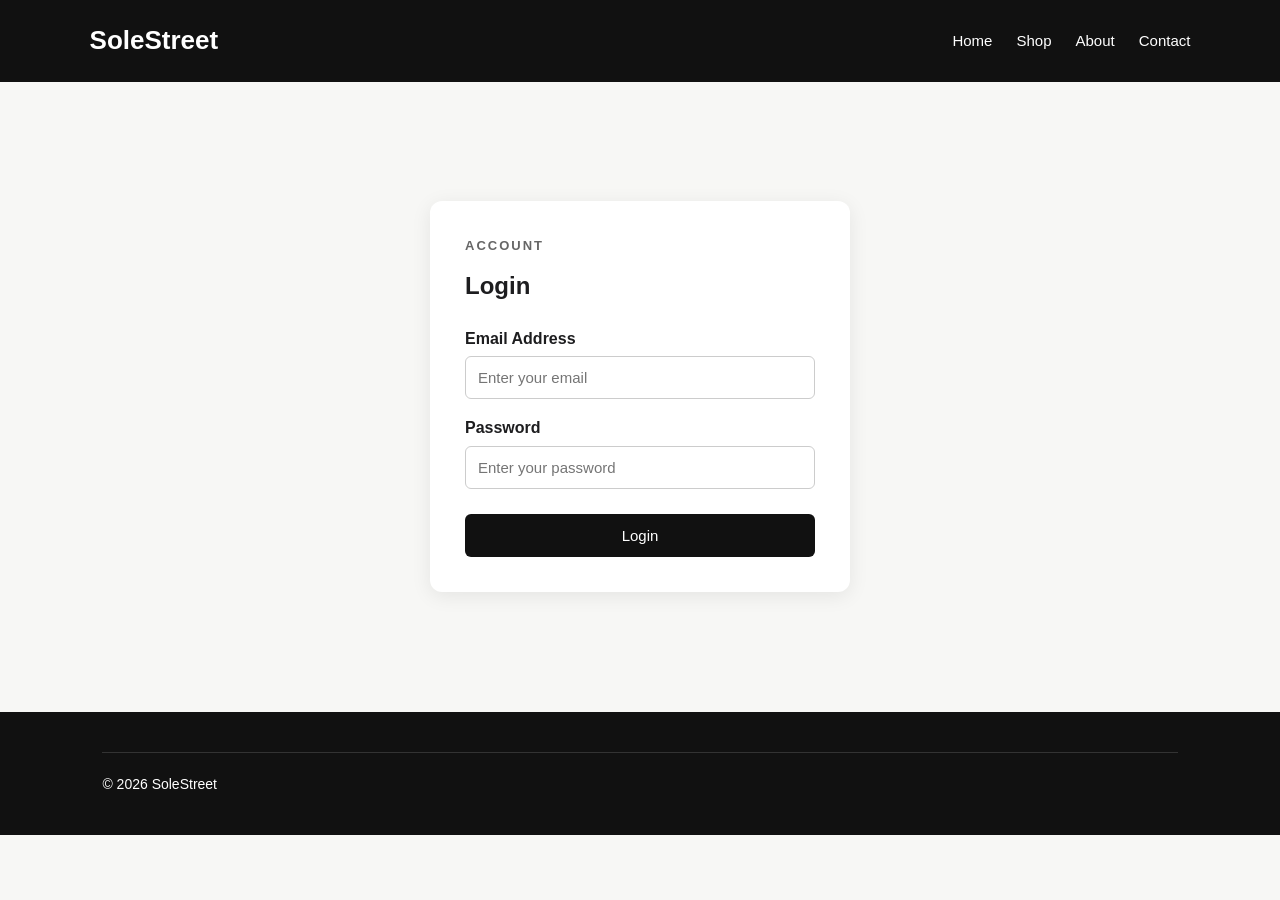
<file: login.html>
<!DOCTYPE html>
<html lang="en">

<head>
 <script async src="https://www.googletagmanager.com/gtm.js?id=GTM-MVBXBMF3"></script>
<script>
  window.dataLayer = window.dataLayer || [];
  function gtag(){dataLayer.push(arguments);}
  gtag('js', new Date());
</script>
    <meta charset="UTF-8">

    <meta name="viewport"
          content="width=device-width, initial-scale=1.0">

    <title>Login | SoleStreet</title>

    <meta name="description"
          content="Login to your SoleStreet account.">

    <meta name="robots"
          content="noindex, nofollow">

    <link rel="stylesheet"
          href="css/style.css">

</head>


<body>

<header class="header">

    <div class="logo">

        <a href="index.html">
            SoleStreet
        </a>

    </div>

    <nav>

        <a href="index.html">Home</a>

        <a href="products.html">Shop</a>

        <a href="about.html">About</a>

        <a href="contact.html">Contact</a>

    </nav>

</header>


<main>

<section class="form-section">

    <div class="form-box">

        <p class="eyebrow">
            ACCOUNT
        </p>

        <h1>
            Login
        </h1>

        <form onsubmit="loginUser(event)">

            <label for="email">
                Email Address
            </label>

            <input
                type="email"
                id="email"
                required
                placeholder="Enter your email">


            <label for="password">
                Password
            </label>

            <input
                type="password"
                id="password"
                required
                placeholder="Enter your password">


            <button
                type="submit"
                class="btn">

                Login

            </button>

        </form>

    </div>

</section>

</main>


<footer>

    <div class="copyright">

        <p>
            © 2026 SoleStreet
        </p>

    </div>

</footer>


<script src="js/script.js"></script>

</body>

</html>
</file>
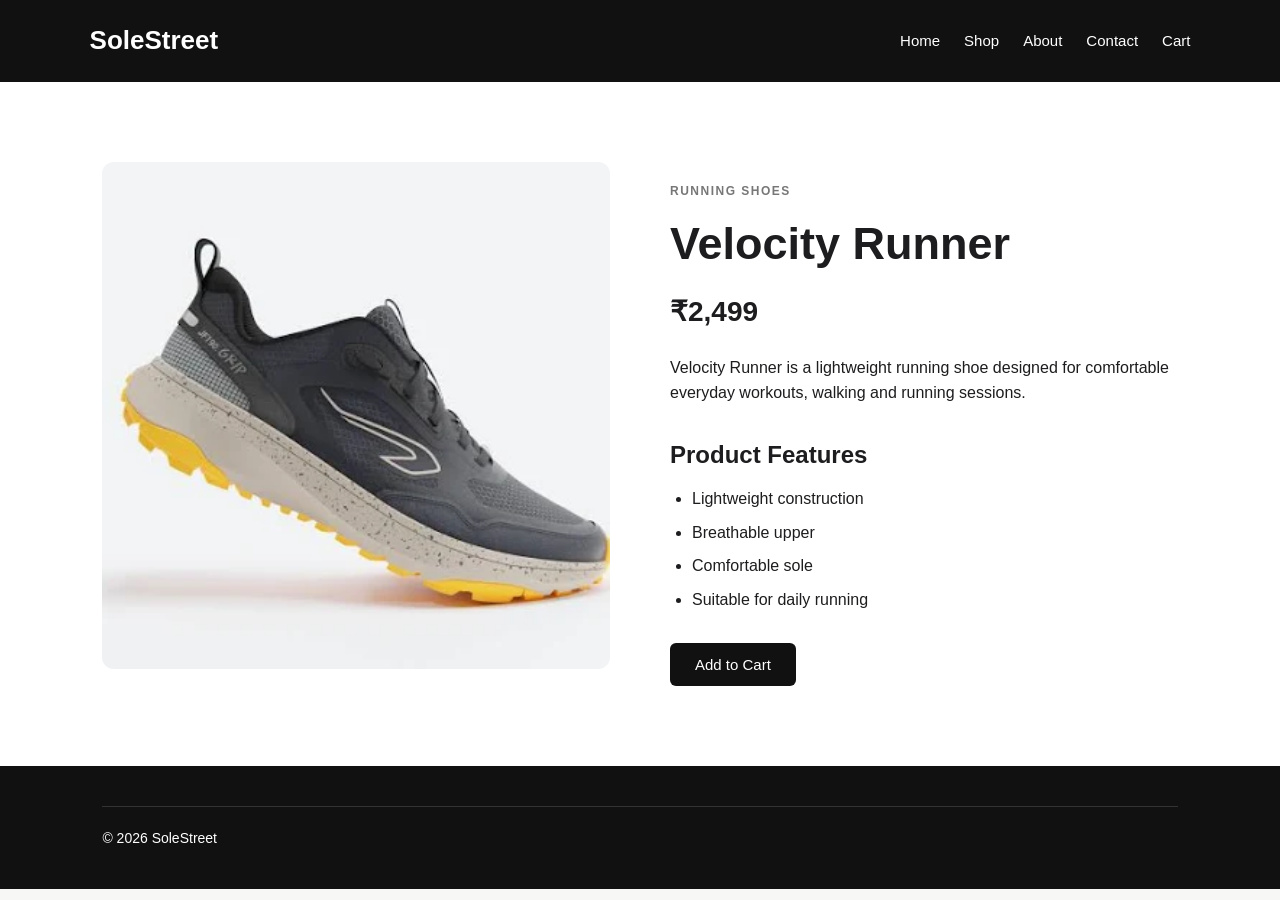
<file: product-running.html>
<!DOCTYPE html>
<html lang="en">

<head>
 <script async src="https://www.googletagmanager.com/gtm.js?id=GTM-MVBXBMF3"></script>
<script>
  window.dataLayer = window.dataLayer || [];
  function gtag(){dataLayer.push(arguments);}
  gtag('js', new Date());
</script>
    <meta charset="UTF-8">

    <meta name="viewport"
          content="width=device-width, initial-scale=1.0">

    <title>Velocity Runner | Running Shoes | SoleStreet</title>

    <meta name="description"
          content="Buy Velocity Runner lightweight running shoes from SoleStreet. Comfortable footwear designed for running and everyday fitness.">

    <meta name="robots"
          content="index, follow">

    <link rel="canonical"
          href="https://solestreet.onrender.com/product-running.html">

    <link rel="stylesheet"
          href="css/style.css">

</head>


<body>

<header class="header">

    <div class="logo">

        <a href="index.html">
            SoleStreet
        </a>

    </div>

    <nav aria-label="Main navigation">

        <a href="index.html">Home</a>

        <a href="products.html">Shop</a>

        <a href="about.html">About</a>

        <a href="contact.html">Contact</a>

        <a href="cart.html">Cart</a>

    </nav>

</header>


<main>

<section class="product-detail">

    <div>

        <img src="images/running-shoes.jpg"
             alt="Black Velocity Runner running shoes">

    </div>


    <div class="product-detail-info">

        <p class="product-category">
            RUNNING SHOES
        </p>

        <h1>
            Velocity Runner
        </h1>

        <p class="price">
            ₹2,499
        </p>

        <p>
            Velocity Runner is a lightweight running
            shoe designed for comfortable everyday
            workouts, walking and running sessions.
        </p>


        <h2>
            Product Features
        </h2>

        <ul class="feature-list">

            <li>
                Lightweight construction
            </li>

            <li>
                Breathable upper
            </li>

            <li>
                Comfortable sole
            </li>

            <li>
                Suitable for daily running
            </li>

        </ul>


        <button
            class="btn"
            onclick="addToCart('Velocity Runner')">

            Add to Cart

        </button>

    </div>

</section>

</main>


<footer>

    <div class="copyright">

        <p>
            © 2026 SoleStreet
        </p>

    </div>

</footer>


<script src="js/script.js"></script>

</body>

</html>
</file>
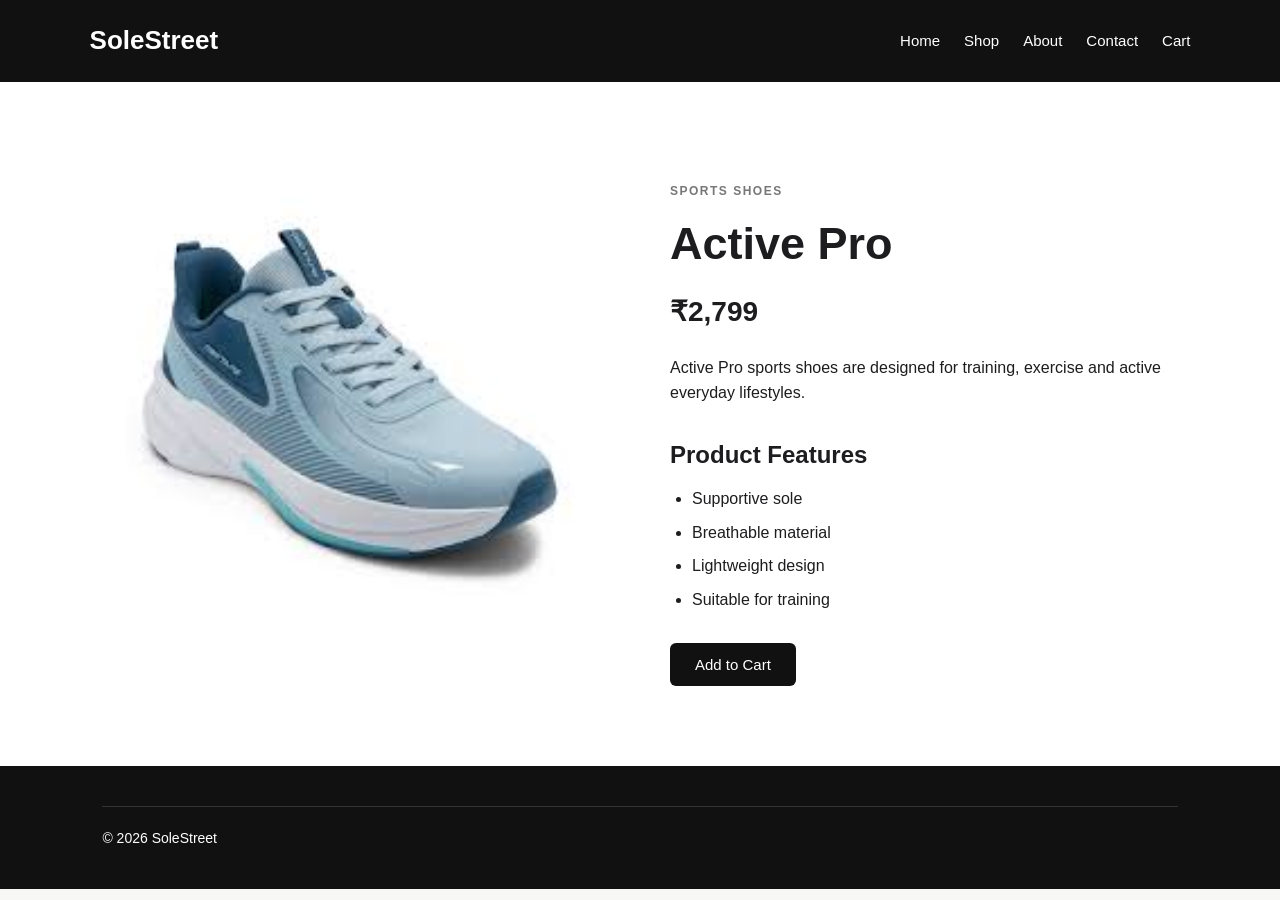
<file: product-sports.html>
<!DOCTYPE html>
<html lang="en">

<head>
 <script async src="https://www.googletagmanager.com/gtm.js?id=GTM-MVBXBMF3"></script>
<script>
  window.dataLayer = window.dataLayer || [];
  function gtag(){dataLayer.push(arguments);}
  gtag('js', new Date());
</script>
    <meta charset="UTF-8">

    <meta name="viewport"
          content="width=device-width, initial-scale=1.0">

    <title>Active Pro | Sports Shoes | SoleStreet</title>

    <meta name="description"
          content="Shop Active Pro sports shoes from SoleStreet. Comfortable performance footwear for training and active lifestyles.">

    <meta name="robots"
          content="index, follow">

    <link rel="canonical"
          href="https://solestreet.onrender.com/product-sports.html">

    <link rel="stylesheet"
          href="css/style.css">

</head>


<body>

<header class="header">

    <div class="logo">

        <a href="index.html">
            SoleStreet
        </a>

    </div>

    <nav aria-label="Main navigation">

        <a href="index.html">Home</a>

        <a href="products.html">Shop</a>

        <a href="about.html">About</a>

        <a href="contact.html">Contact</a>

        <a href="cart.html">Cart</a>

    </nav>

</header>


<main>

<section class="product-detail">

    <div>

        <img src="images/sports-shoes.jpg"
             alt="Blue Active Pro sports shoes">

    </div>


    <div class="product-detail-info">

        <p class="product-category">
            SPORTS SHOES
        </p>

        <h1>
            Active Pro
        </h1>

        <p class="price">
            ₹2,799
        </p>

        <p>
            Active Pro sports shoes are designed
            for training, exercise and active
            everyday lifestyles.
        </p>


        <h2>
            Product Features
        </h2>

        <ul class="feature-list">

            <li>
                Supportive sole
            </li>

            <li>
                Breathable material
            </li>

            <li>
                Lightweight design
            </li>

            <li>
                Suitable for training
            </li>

        </ul>


        <button
            class="btn"
            onclick="addToCart('Active Pro')">

            Add to Cart

        </button>

    </div>

</section>

</main>


<footer>

    <div class="copyright">

        <p>
            © 2026 SoleStreet
        </p>

    </div>

</footer>


<script src="js/script.js"></script>

</body>

</html>
</file>
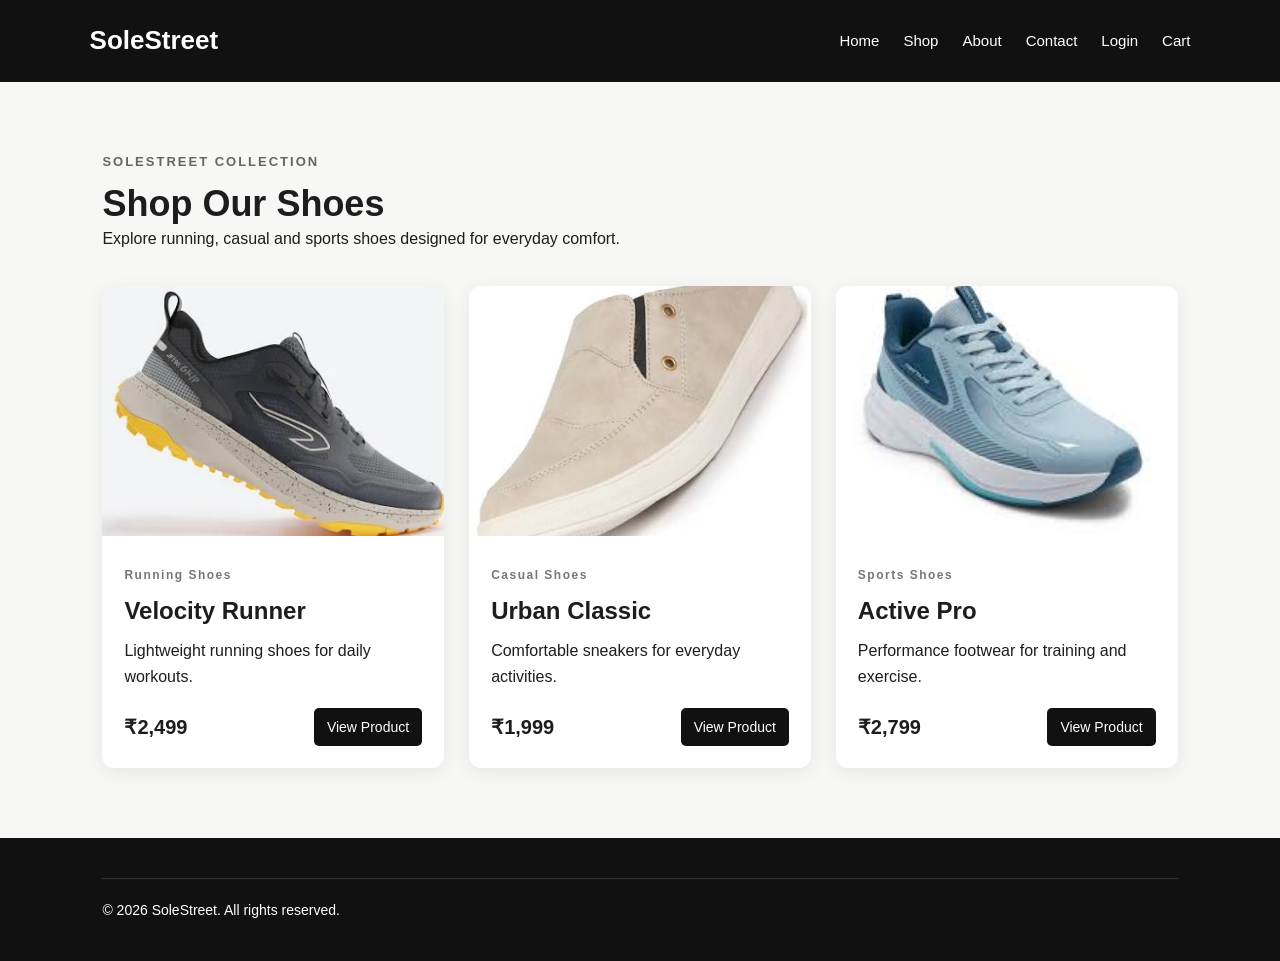
<file: products.html>
<!DOCTYPE html>
<html lang="en">

<head>

    <meta charset="UTF-8">

    <meta name="viewport"
          content="width=device-width, initial-scale=1.0">

    <title>Shop Shoes | Running, Casual & Sports Shoes | SoleStreet</title>

    <meta name="description"
          content="Browse SoleStreet's collection of running, casual and sports shoes at affordable prices.">

    <meta name="robots"
          content="index, follow">

    <link rel="canonical"
          href="https://solestreet.onrender.com/products.html">

    <link rel="stylesheet"
          href="css/style.css">

</head>


<body>

<header class="header">

    <div class="logo">

        <a href="index.html">
            SoleStreet
        </a>

    </div>

    <nav aria-label="Main navigation">

        <a href="index.html">Home</a>

        <a href="products.html">Shop</a>

        <a href="about.html">About</a>

        <a href="contact.html">Contact</a>

        <a href="login.html">Login</a>

        <a href="cart.html">Cart</a>

    </nav>

</header>


<main>

<section class="section shop-page">

    <div class="section-heading">

        <p class="eyebrow">
            SOLESTREET COLLECTION
        </p>

        <h1>
            Shop Our Shoes
        </h1>

        <p>
            Explore running, casual and sports
            shoes designed for everyday comfort.
        </p>

    </div>


    <div class="product-grid">


        <!-- PRODUCT 1 -->

        <article class="product-card">

            <img src="images/running-shoes.jpg"
                 alt="Black Velocity Runner running shoes">

            <div class="product-info">

                <p class="product-category">
                    Running Shoes
                </p>

                <h2>
                    Velocity Runner
                </h2>

                <p>
                    Lightweight running shoes
                    for daily workouts.
                </p>

                <div class="product-bottom">

                    <strong>
                        ₹2,499
                    </strong>

                    <a href="product-running.html"
                       class="btn-small">

                        View Product

                    </a>

                </div>

            </div>

        </article>



        <!-- PRODUCT 2 -->

        <article class="product-card">

            <img src="images/casual-shoes.jpg"
                 alt="White Urban Classic casual sneakers">

            <div class="product-info">

                <p class="product-category">
                    Casual Shoes
                </p>

                <h2>
                    Urban Classic
                </h2>

                <p>
                    Comfortable sneakers for
                    everyday activities.
                </p>

                <div class="product-bottom">

                    <strong>
                        ₹1,999
                    </strong>

                    <a href="product-casual.html"
                       class="btn-small">

                        View Product

                    </a>

                </div>

            </div>

        </article>



        <!-- PRODUCT 3 -->

        <article class="product-card">

            <img src="images/sports-shoes.jpg"
                 alt="Blue Active Pro sports shoes">

            <div class="product-info">

                <p class="product-category">
                    Sports Shoes
                </p>

                <h2>
                    Active Pro
                </h2>

                <p>
                    Performance footwear for
                    training and exercise.
                </p>

                <div class="product-bottom">

                    <strong>
                        ₹2,799
                    </strong>

                    <a href="product-sports.html"
                       class="btn-small">

                        View Product

                    </a>

                </div>

            </div>

        </article>

    </div>

</section>

</main>


<footer>

    <div class="copyright">

        <p>
            © 2026 SoleStreet. All rights reserved.
        </p>

    </div>

</footer>


</body>

</html>
</file>
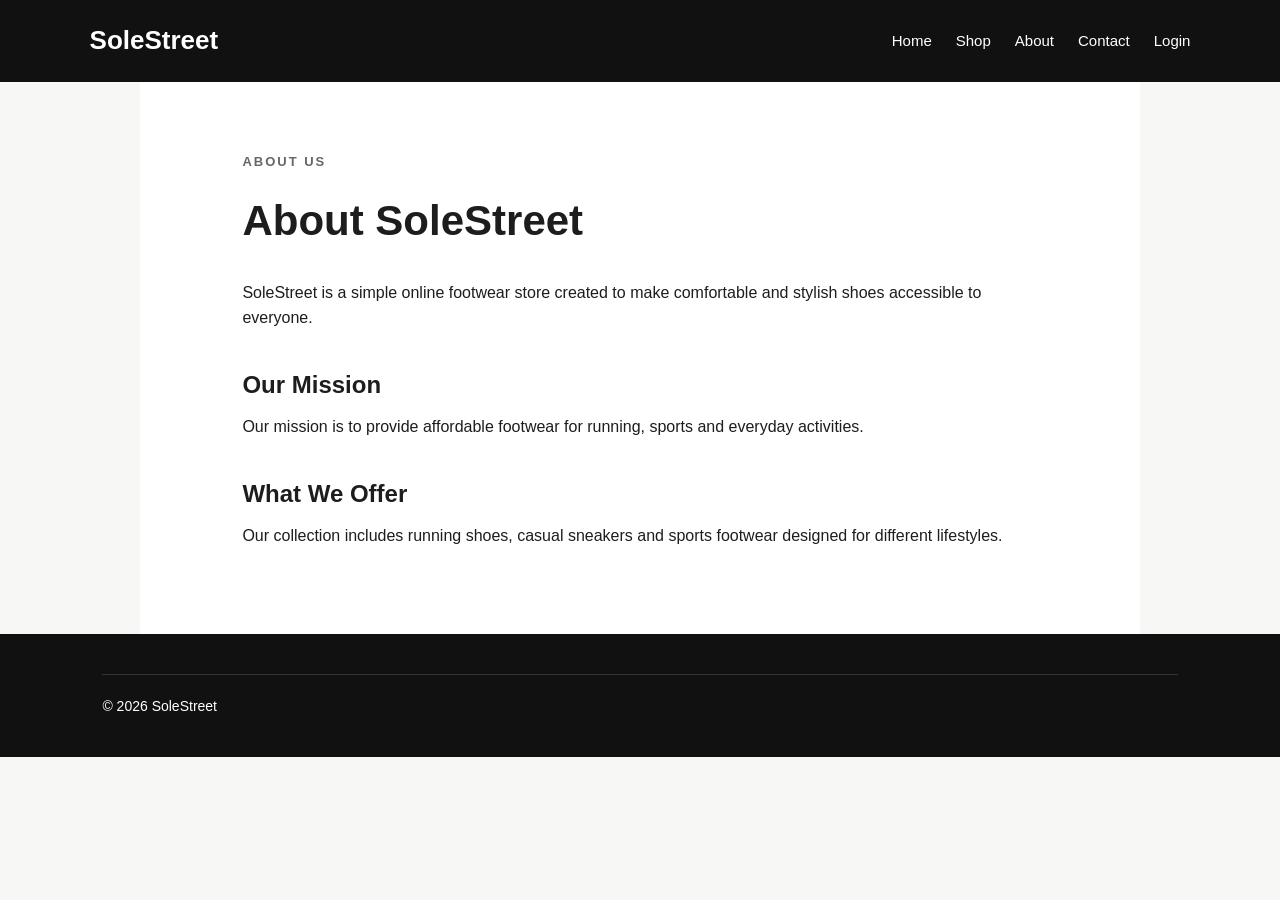
<file: Solestreet/about.html>
<!DOCTYPE html>
<html lang="en">

<head>

    <meta charset="UTF-8">

    <meta name="viewport"
          content="width=device-width, initial-scale=1.0">

    <title>About SoleStreet | Our Shoe Store</title>

    <meta name="description"
          content="Learn about SoleStreet, an online shoe store focused on comfortable, stylish and affordable footwear.">

    <meta name="robots"
          content="index, follow">

    <link rel="canonical"
          href="https://solestreet.onrender.com/about.html">

    <link rel="stylesheet"
          href="css/style.css">

</head>


<body>

<header class="header">

    <div class="logo">

        <a href="index.html">
            SoleStreet
        </a>

    </div>

    <nav>

        <a href="index.html">Home</a>

        <a href="products.html">Shop</a>

        <a href="about.html">About</a>

        <a href="contact.html">Contact</a>

        <a href="login.html">Login</a>

    </nav>

</header>


<main>

<section class="section text-page">

    <p class="eyebrow">
        ABOUT US
    </p>

    <h1>
        About SoleStreet
    </h1>

    <p>
        SoleStreet is a simple online footwear
        store created to make comfortable and
        stylish shoes accessible to everyone.
    </p>

    <h2>
        Our Mission
    </h2>

    <p>
        Our mission is to provide affordable
        footwear for running, sports and
        everyday activities.
    </p>

    <h2>
        What We Offer
    </h2>

    <p>
        Our collection includes running shoes,
        casual sneakers and sports footwear
        designed for different lifestyles.
    </p>

</section>

</main>


<footer>

    <div class="copyright">

        <p>
            © 2026 SoleStreet
        </p>

    </div>

</footer>

</body>

</html>
</file>
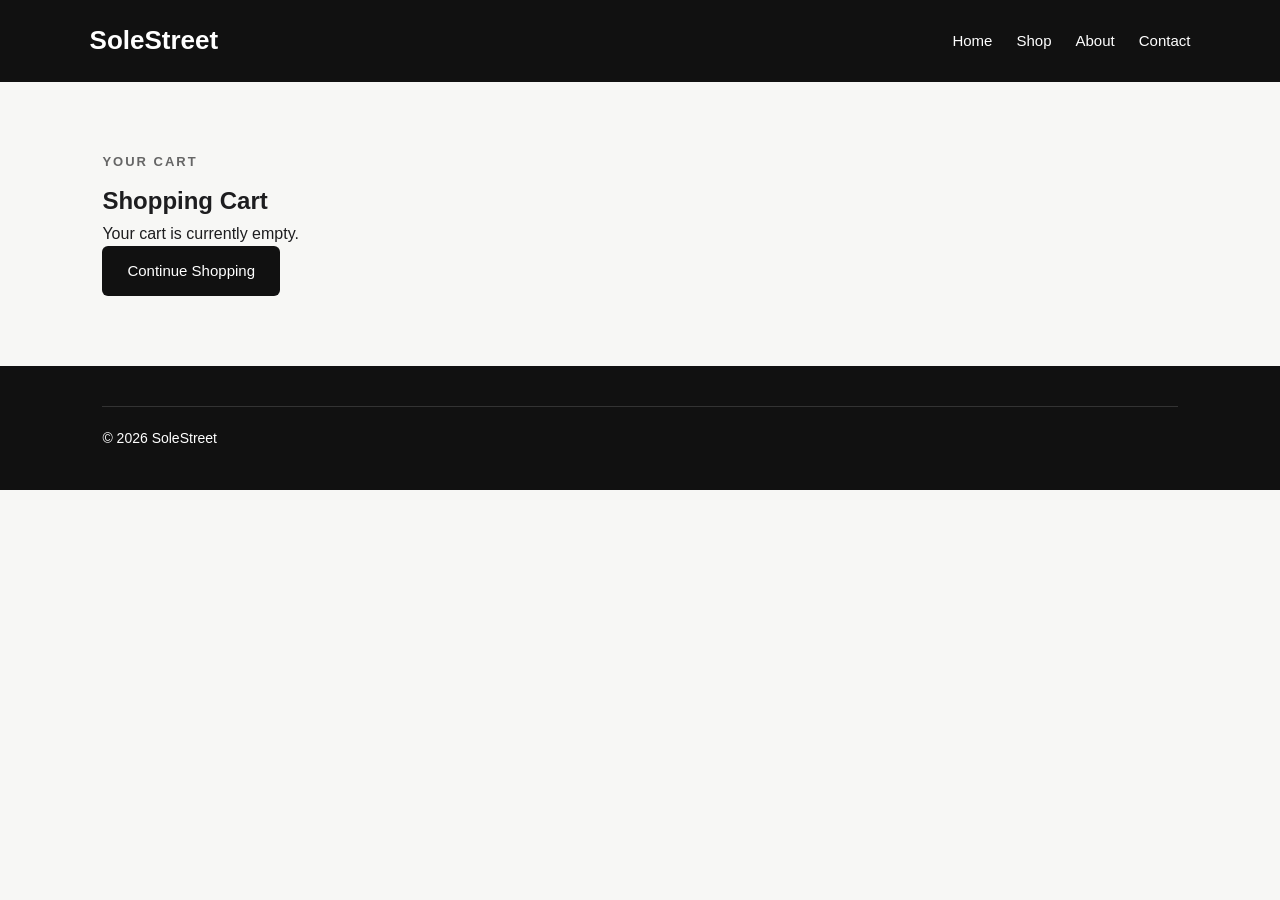
<file: Solestreet/cart.html>
<!DOCTYPE html>
<html lang="en">

<head>

    <meta charset="UTF-8">

    <meta name="viewport"
          content="width=device-width, initial-scale=1.0">

    <title>Your Shopping Cart | SoleStreet</title>

    <meta name="description"
          content="Review the products in your SoleStreet shopping cart.">

    <meta name="robots"
          content="noindex, nofollow">

    <link rel="stylesheet"
          href="css/style.css">

</head>


<body>

<header class="header">

    <div class="logo">

        <a href="index.html">
            SoleStreet
        </a>

    </div>

    <nav>

        <a href="index.html">Home</a>

        <a href="products.html">Shop</a>

        <a href="about.html">About</a>

        <a href="contact.html">Contact</a>

    </nav>

</header>


<main>

<section class="section cart-page">

    <p class="eyebrow">
        YOUR CART
    </p>

    <h1>
        Shopping Cart
    </h1>

    <div id="cart-content">

        <p>
            Your cart is currently empty.
        </p>

        <a href="products.html"
           class="btn">

            Continue Shopping

        </a>

    </div>

</section>

</main>


<footer>

    <div class="copyright">

        <p>
            © 2026 SoleStreet
        </p>

    </div>

</footer>


</body>

</html>
</file>
<file: css/style.css>
* {
    margin: 0;
    padding: 0;
    box-sizing: border-box;
}


html {
    scroll-behavior: smooth;
}


body {
    font-family:
        Arial,
        Helvetica,
        sans-serif;

    color: #1d1d1f;

    background: #f7f7f5;

    line-height: 1.6;
}


/* ================= HEADER ================= */

.header {
    display: flex;

    justify-content: space-between;

    align-items: center;

    padding: 20px 7%;

    background: #111;

    position: sticky;

    top: 0;

    z-index: 100;
}


.logo a {
    color: #fff;

    text-decoration: none;

    font-size: 26px;

    font-weight: 700;
}


nav {
    display: flex;

    gap: 24px;

    flex-wrap: wrap;
}


nav a {
    color: #fff;

    text-decoration: none;

    font-size: 15px;
}


nav a:hover {
    text-decoration: underline;
}


/* ================= HERO ================= */

.hero {
    display: grid;

    grid-template-columns:
        1fr 1fr;

    gap: 50px;

    align-items: center;

    padding: 80px 8%;

    background: #fff;
}


.hero-content {
    max-width: 600px;
}


.eyebrow {
    font-size: 13px;

    font-weight: 700;

    letter-spacing: 2px;

    margin-bottom: 10px;

    color: #666;
}


.hero h1 {
    font-size: 52px;

    line-height: 1.1;

    margin-bottom: 20px;
}


.hero p {
    font-size: 18px;

    margin-bottom: 25px;
}


.hero-image img {
    width: 100%;

    height: 420px;

    object-fit: cover;

    border-radius: 14px;
}


/* ================= BUTTON ================= */

.btn {
    display: inline-block;

    background: #111;

    color: #fff;

    border: none;

    padding: 13px 25px;

    border-radius: 6px;

    text-decoration: none;

    cursor: pointer;

    font-size: 15px;
}


.btn:hover {
    background: #333;
}


.btn-small {
    display: inline-block;

    padding: 8px 13px;

    background: #111;

    color: #fff;

    text-decoration: none;

    border-radius: 5px;

    font-size: 14px;
}


/* ================= SECTIONS ================= */

.section {
    padding: 70px 8%;
}


.section-heading {
    margin-bottom: 35px;
}


.section-heading h1,
.section-heading h2 {
    font-size: 36px;

    line-height: 1.2;
}


.section-heading p {
    max-width: 700px;
}


/* ================= CATEGORIES ================= */

.category-grid {
    display: grid;

    grid-template-columns:
        repeat(3, 1fr);

    gap: 25px;
}


.category-card {
    background: #fff;

    border-radius: 12px;

    overflow: hidden;

    box-shadow:
        0 4px 18px rgba(0,0,0,0.07);
}


.category-card img {
    width: 100%;

    height: 230px;

    object-fit: cover;
}


.card-content {
    padding: 22px;
}


.card-content h3 {
    margin-bottom: 8px;

    font-size: 22px;
}


.card-content a {
    display: inline-block;

    margin-top: 15px;

    color: #111;

    font-weight: 700;

    text-decoration: none;
}


/* ================= PRODUCTS ================= */

.featured-section {
    background: #f0f0ed;
}


.product-grid {
    display: grid;

    grid-template-columns:
        repeat(3, 1fr);

    gap: 25px;
}


.product-card {
    background: #fff;

    border-radius: 12px;

    overflow: hidden;

    box-shadow:
        0 4px 18px rgba(0,0,0,0.07);
}


.product-card img {
    width: 100%;

    height: 250px;

    object-fit: cover;
}


.product-info {
    padding: 22px;
}


.product-category {
    font-size: 12px;

    font-weight: 700;

    letter-spacing: 1.5px;

    color: #777;

    margin-bottom: 7px;
}


.product-info h2,
.product-info h3 {
    margin-bottom: 8px;
}


.product-bottom {
    display: flex;

    justify-content: space-between;

    align-items: center;

    margin-top: 18px;
}


.product-bottom strong {
    font-size: 20px;
}


/* ================= WHY US ================= */

.why-us {
    background: #fff;
}


.features {
    display: grid;

    grid-template-columns:
        repeat(3, 1fr);

    gap: 30px;
}


.feature {
    padding: 25px;

    border: 1px solid #ddd;

    border-radius: 10px;
}


.feature-icon {
    display: inline-flex;

    width: 40px;

    height: 40px;

    align-items: center;

    justify-content: center;

    background: #111;

    color: #fff;

    border-radius: 50%;

    margin-bottom: 15px;
}


.feature h3 {
    margin-bottom: 8px;
}


/* ================= PRODUCT DETAIL ================= */

.product-detail {
    display: grid;

    grid-template-columns:
        1fr 1fr;

    gap: 60px;

    padding: 80px 8%;

    background: #fff;
}


.product-detail > div:first-child img {
    width: 100%;

    max-height: 550px;

    object-fit: cover;

    border-radius: 12px;
}


.product-detail-info {
    padding-top: 20px;
}


.product-detail-info h1 {
    font-size: 45px;

    margin-bottom: 10px;
}


.price {
    font-size: 28px;

    font-weight: 700;

    margin-bottom: 20px;
}


.product-detail-info h2 {
    margin-top: 30px;

    margin-bottom: 12px;
}


.feature-list {
    margin-bottom: 30px;

    padding-left: 22px;
}


.feature-list li {
    margin-bottom: 8px;
}


/* ================= FORMS ================= */

.form-section {
    min-height: 70vh;

    display: flex;

    align-items: center;

    justify-content: center;

    padding: 60px 20px;
}


.form-box {
    width: 420px;

    max-width: 100%;

    padding: 35px;

    background: #fff;

    border-radius: 12px;

    box-shadow:
        0 4px 20px rgba(0,0,0,0.08);
}


.form-box h1 {
    margin-bottom: 20px;
}


.form-box label,
.contact-form label {
    display: block;

    margin-top: 16px;

    margin-bottom: 5px;

    font-weight: 600;
}


.form-box input,
.contact-form input,
.contact-form textarea {
    width: 100%;

    padding: 12px;

    border: 1px solid #ccc;

    border-radius: 6px;

    font-family: inherit;

    font-size: 15px;
}


.form-box .btn {
    width: 100%;

    margin-top: 25px;
}


/* ================= CONTACT ================= */

.contact-form {
    max-width: 650px;

    background: #fff;

    padding: 35px;

    border-radius: 12px;

    box-shadow:
        0 4px 20px rgba(0,0,0,0.06);
}


.contact-form textarea {
    resize: vertical;

    margin-bottom: 20px;
}


/* ================= TEXT PAGE ================= */

.text-page {
    max-width: 1000px;

    margin: auto;

    background: #fff;
}


.text-page h1 {
    font-size: 42px;

    margin-bottom: 25px;
}


.text-page h2 {
    margin-top: 35px;

    margin-bottom: 10px;
}


.text-page p {
    margin-bottom: 15px;
}


/* ================= FOOTER ================= */

footer {
    background: #111;

    color: #fff;

    padding: 40px 8%;
}


.footer-content {
    display: flex;

    justify-content: space-between;

    gap: 30px;

    margin-bottom: 30px;
}


.footer-content h3 {
    margin-bottom: 8px;
}


.footer-links {
    display: flex;

    gap: 20px;
}


.footer-links a {
    color: #fff;

    text-decoration: none;
}


.copyright {
    padding-top: 20px;

    border-top: 1px solid #333;

    font-size: 14px;
}


/* ================= MOBILE ================= */

@media (max-width: 768px) {

    .header {
        flex-direction: column;

        gap: 15px;

        text-align: center;
    }


    nav {
        justify-content: center;

        gap: 14px;
    }


    .hero {
        grid-template-columns: 1fr;

        padding: 55px 7%;
    }


    .hero h1 {
        font-size: 40px;
    }


    .hero-image img {
        height: 300px;
    }


    .category-grid,
    .product-grid,
    .features,
    .product-detail {
        grid-template-columns: 1fr;
    }


    .section {
        padding: 50px 7%;
    }


    .product-detail {
        padding: 50px 7%;
    }


    .product-detail-info h1 {
        font-size: 36px;
    }


    .footer-content {
        flex-direction: column;
    }


    .footer-links {
        flex-direction: column;

        gap: 10px;
    }

}
</file>
<file: Solestreet/css/style.css>
* {
    margin: 0;
    padding: 0;
    box-sizing: border-box;
}


html {
    scroll-behavior: smooth;
}


body {
    font-family:
        Arial,
        Helvetica,
        sans-serif;

    color: #1d1d1f;

    background: #f7f7f5;

    line-height: 1.6;
}


/* ================= HEADER ================= */

.header {
    display: flex;

    justify-content: space-between;

    align-items: center;

    padding: 20px 7%;

    background: #111;

    position: sticky;

    top: 0;

    z-index: 100;
}


.logo a {
    color: #fff;

    text-decoration: none;

    font-size: 26px;

    font-weight: 700;
}


nav {
    display: flex;

    gap: 24px;

    flex-wrap: wrap;
}


nav a {
    color: #fff;

    text-decoration: none;

    font-size: 15px;
}


nav a:hover {
    text-decoration: underline;
}


/* ================= HERO ================= */

.hero {
    display: grid;

    grid-template-columns:
        1fr 1fr;

    gap: 50px;

    align-items: center;

    padding: 80px 8%;

    background: #fff;
}


.hero-content {
    max-width: 600px;
}


.eyebrow {
    font-size: 13px;

    font-weight: 700;

    letter-spacing: 2px;

    margin-bottom: 10px;

    color: #666;
}


.hero h1 {
    font-size: 52px;

    line-height: 1.1;

    margin-bottom: 20px;
}


.hero p {
    font-size: 18px;

    margin-bottom: 25px;
}


.hero-image img {
    width: 100%;

    height: 420px;

    object-fit: cover;

    border-radius: 14px;
}


/* ================= BUTTON ================= */

.btn {
    display: inline-block;

    background: #111;

    color: #fff;

    border: none;

    padding: 13px 25px;

    border-radius: 6px;

    text-decoration: none;

    cursor: pointer;

    font-size: 15px;
}


.btn:hover {
    background: #333;
}


.btn-small {
    display: inline-block;

    padding: 8px 13px;

    background: #111;

    color: #fff;

    text-decoration: none;

    border-radius: 5px;

    font-size: 14px;
}


/* ================= SECTIONS ================= */

.section {
    padding: 70px 8%;
}


.section-heading {
    margin-bottom: 35px;
}


.section-heading h1,
.section-heading h2 {
    font-size: 36px;

    line-height: 1.2;
}


.section-heading p {
    max-width: 700px;
}


/* ================= CATEGORIES ================= */

.category-grid {
    display: grid;

    grid-template-columns:
        repeat(3, 1fr);

    gap: 25px;
}


.category-card {
    background: #fff;

    border-radius: 12px;

    overflow: hidden;

    box-shadow:
        0 4px 18px rgba(0,0,0,0.07);
}


.category-card img {
    width: 100%;

    height: 230px;

    object-fit: cover;
}


.card-content {
    padding: 22px;
}


.card-content h3 {
    margin-bottom: 8px;

    font-size: 22px;
}


.card-content a {
    display: inline-block;

    margin-top: 15px;

    color: #111;

    font-weight: 700;

    text-decoration: none;
}


/* ================= PRODUCTS ================= */

.featured-section {
    background: #f0f0ed;
}


.product-grid {
    display: grid;

    grid-template-columns:
        repeat(3, 1fr);

    gap: 25px;
}


.product-card {
    background: #fff;

    border-radius: 12px;

    overflow: hidden;

    box-shadow:
        0 4px 18px rgba(0,0,0,0.07);
}


.product-card img {
    width: 100%;

    height: 250px;

    object-fit: cover;
}


.product-info {
    padding: 22px;
}


.product-category {
    font-size: 12px;

    font-weight: 700;

    letter-spacing: 1.5px;

    color: #777;

    margin-bottom: 7px;
}


.product-info h2,
.product-info h3 {
    margin-bottom: 8px;
}


.product-bottom {
    display: flex;

    justify-content: space-between;

    align-items: center;

    margin-top: 18px;
}


.product-bottom strong {
    font-size: 20px;
}


/* ================= WHY US ================= */

.why-us {
    background: #fff;
}


.features {
    display: grid;

    grid-template-columns:
        repeat(3, 1fr);

    gap: 30px;
}


.feature {
    padding: 25px;

    border: 1px solid #ddd;

    border-radius: 10px;
}


.feature-icon {
    display: inline-flex;

    width: 40px;

    height: 40px;

    align-items: center;

    justify-content: center;

    background: #111;

    color: #fff;

    border-radius: 50%;

    margin-bottom: 15px;
}


.feature h3 {
    margin-bottom: 8px;
}


/* ================= PRODUCT DETAIL ================= */

.product-detail {
    display: grid;

    grid-template-columns:
        1fr 1fr;

    gap: 60px;

    padding: 80px 8%;

    background: #fff;
}


.product-detail > div:first-child img {
    width: 100%;

    max-height: 550px;

    object-fit: cover;

    border-radius: 12px;
}


.product-detail-info {
    padding-top: 20px;
}


.product-detail-info h1 {
    font-size: 45px;

    margin-bottom: 10px;
}


.price {
    font-size: 28px;

    font-weight: 700;

    margin-bottom: 20px;
}


.product-detail-info h2 {
    margin-top: 30px;

    margin-bottom: 12px;
}


.feature-list {
    margin-bottom: 30px;

    padding-left: 22px;
}


.feature-list li {
    margin-bottom: 8px;
}


/* ================= FORMS ================= */

.form-section {
    min-height: 70vh;

    display: flex;

    align-items: center;

    justify-content: center;

    padding: 60px 20px;
}


.form-box {
    width: 420px;

    max-width: 100%;

    padding: 35px;

    background: #fff;

    border-radius: 12px;

    box-shadow:
        0 4px 20px rgba(0,0,0,0.08);
}


.form-box h1 {
    margin-bottom: 20px;
}


.form-box label,
.contact-form label {
    display: block;

    margin-top: 16px;

    margin-bottom: 5px;

    font-weight: 600;
}


.form-box input,
.contact-form input,
.contact-form textarea {
    width: 100%;

    padding: 12px;

    border: 1px solid #ccc;

    border-radius: 6px;

    font-family: inherit;

    font-size: 15px;
}


.form-box .btn {
    width: 100%;

    margin-top: 25px;
}


/* ================= CONTACT ================= */

.contact-form {
    max-width: 650px;

    background: #fff;

    padding: 35px;

    border-radius: 12px;

    box-shadow:
        0 4px 20px rgba(0,0,0,0.06);
}


.contact-form textarea {
    resize: vertical;

    margin-bottom: 20px;
}


/* ================= TEXT PAGE ================= */

.text-page {
    max-width: 1000px;

    margin: auto;

    background: #fff;
}


.text-page h1 {
    font-size: 42px;

    margin-bottom: 25px;
}


.text-page h2 {
    margin-top: 35px;

    margin-bottom: 10px;
}


.text-page p {
    margin-bottom: 15px;
}


/* ================= FOOTER ================= */

footer {
    background: #111;

    color: #fff;

    padding: 40px 8%;
}


.footer-content {
    display: flex;

    justify-content: space-between;

    gap: 30px;

    margin-bottom: 30px;
}


.footer-content h3 {
    margin-bottom: 8px;
}


.footer-links {
    display: flex;

    gap: 20px;
}


.footer-links a {
    color: #fff;

    text-decoration: none;
}


.copyright {
    padding-top: 20px;

    border-top: 1px solid #333;

    font-size: 14px;
}


/* ================= MOBILE ================= */

@media (max-width: 768px) {

    .header {
        flex-direction: column;

        gap: 15px;

        text-align: center;
    }


    nav {
        justify-content: center;

        gap: 14px;
    }


    .hero {
        grid-template-columns: 1fr;

        padding: 55px 7%;
    }


    .hero h1 {
        font-size: 40px;
    }


    .hero-image img {
        height: 300px;
    }


    .category-grid,
    .product-grid,
    .features,
    .product-detail {
        grid-template-columns: 1fr;
    }


    .section {
        padding: 50px 7%;
    }


    .product-detail {
        padding: 50px 7%;
    }


    .product-detail-info h1 {
        font-size: 36px;
    }


    .footer-content {
        flex-direction: column;
    }


    .footer-links {
        flex-direction: column;

        gap: 10px;
    }

}
</file>
